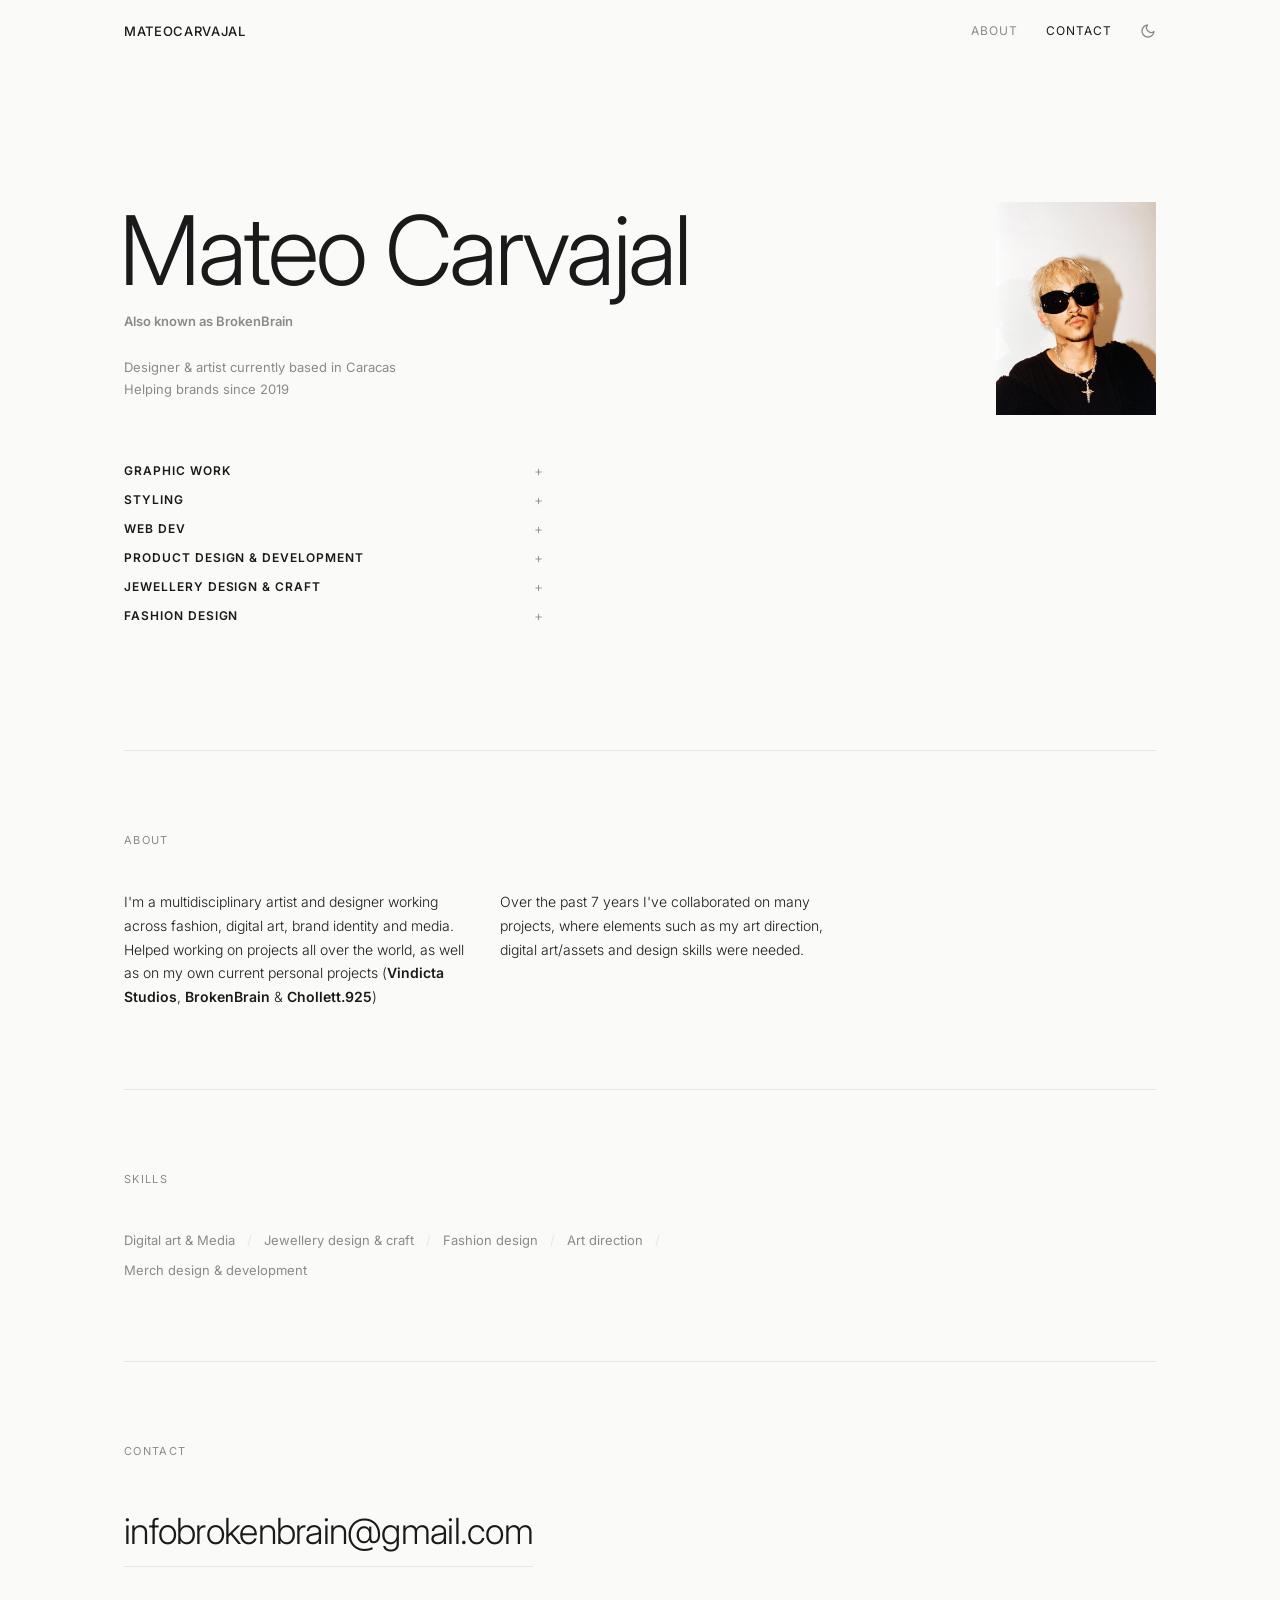
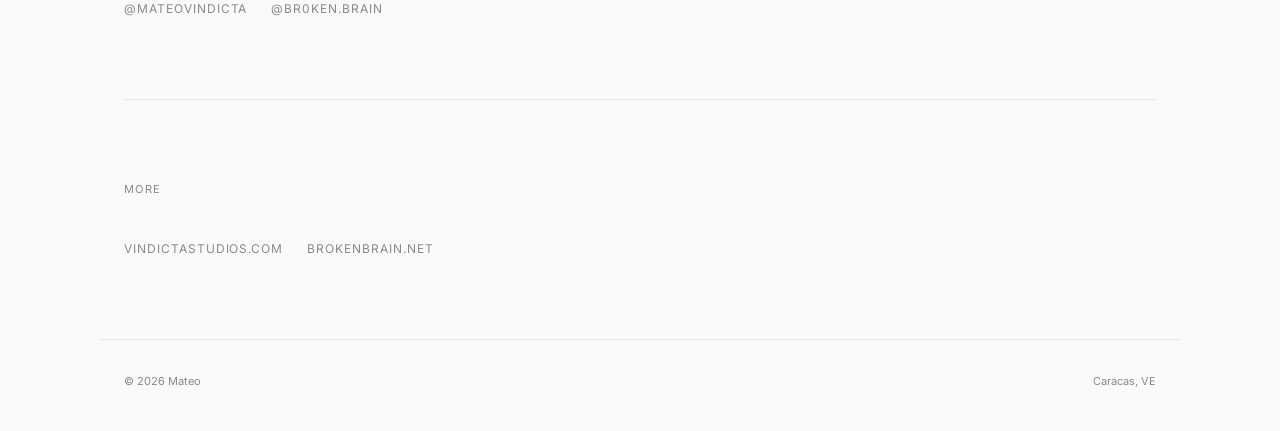
<file: index.html>
<!DOCTYPE html>
<html lang="en">
<head>
  <meta charset="UTF-8">
  <meta name="viewport" content="width=device-width, initial-scale=1.0">
  <script>
    try {
      if (localStorage.getItem("theme") === "dark") {
        document.documentElement.dataset.theme = "dark";
      }
    } catch (e) {}
  </script>
  <title>Mateo Carvajal — Portfolio</title>
  <meta name="description" content="Portfolio of Mateo, designer and artist.">
  <link rel="icon" type="image/png" sizes="64x64" href="assets/favicon.png">
  <link rel="apple-touch-icon" sizes="180x180" href="assets/apple-touch-icon.png">
  <link rel="preconnect" href="https://fonts.googleapis.com">
  <link rel="preconnect" href="https://fonts.gstatic.com" crossorigin>
  <link href="https://fonts.googleapis.com/css2?family=Inter:wght@300;400;500;600&display=swap" rel="stylesheet">
  <link rel="stylesheet" href="css/style.css">
</head>
<body>

  <header class="site-header">
    <a href="#top" class="logo"><span class="logo-short">M.</span><span class="logo-full">MateoCarvajal</span></a>
    <nav class="site-nav">
      <a href="#about">About</a>
      <a href="#contact">Contact</a>
      <button class="theme-toggle" type="button" aria-label="Toggle dark mode">Dark</button>
    </nav>
  </header>

  <main id="top">

    <section class="hero reveal">
      <div class="hero-text">
        <h1>Mateo Carvajal</h1>
        <p class="hero-alias">Also known as BrokenBrain</p>
        <p class="hero-sub">Designer &amp; artist currently based in Caracas<br>Helping brands since 2019</p>
        <nav class="work-index">
          <div class="index-item">
            <button class="index-link" aria-expanded="false">Graphic Work</button>
            <ul class="index-projects">
              <li><a href="projects/brokenbrain.html">BrokenBrain</a></li>
              <li><a href="projects/unsounds-records.html">Unsounds Records</a></li>
              <li><a href="projects/merch-design.html">Merch design</a></li>
            </ul>
          </div>
          <div class="index-item">
            <button class="index-link" aria-expanded="false">Styling</button>
            <ul class="index-projects">
              <li><a href="#">Coming soon</a></li>
            </ul>
          </div>
          <div class="index-item">
            <button class="index-link" aria-expanded="false">Web Dev</button>
            <ul class="index-projects">
              <li><a href="projects/shops.html">Shops</a></li>
              <li><a href="projects/websites.html">Websites</a></li>
            </ul>
          </div>
          <div class="index-item">
            <button class="index-link" aria-expanded="false">Product Design &amp; Development</button>
            <ul class="index-projects">
              <li><a href="#">Coming soon</a></li>
            </ul>
          </div>
          <div class="index-item">
            <button class="index-link" aria-expanded="false">Jewellery Design &amp; Craft</button>
            <ul class="index-projects">
              <li><a href="projects/chollett-925.html">Chollett.925</a></li>
            </ul>
          </div>
          <div class="index-item">
            <button class="index-link" aria-expanded="false">Fashion Design</button>
            <ul class="index-projects">
              <li><a href="projects/vindicta-studios.html">Vindicta Studios</a></li>
            </ul>
          </div>
        </nav>
      </div>
      <div class="hero-portrait" onclick="location.href='minesweeper.html'" onkeydown="if(event.key==='Enter')location.href='minesweeper.html'" role="link" tabindex="0" aria-label="Easter egg"><img src="assets/BB25-web.jpg" alt="Portrait of Mateo" fetchpriority="high" decoding="async"></div>
    </section>

    <section id="about" class="section">
      <div class="section-label reveal">About</div>
      <div class="about-grid">
        <p class="about-text reveal">
          I'm a multidisciplinary artist and designer working across fashion,
          digital art, brand identity and media. Helped working on projects all
          over the world, as well as on my own current personal projects
          (<strong>Vindicta Studios</strong>, <strong>BrokenBrain</strong> &amp;
          <strong>Chollett.925</strong>)
        </p>
        <p class="about-text reveal">
          Over the past 7 years I've collaborated on many projects, where
          elements such as my art direction, digital art/assets and design
          skills were needed.
        </p>
      </div>
    </section>

    <section id="skills" class="section">
      <div class="section-label reveal">Skills</div>
      <ul class="skills-list reveal">
        <li>Digital art &amp; Media</li>
        <li>Jewellery design &amp; craft</li>
        <li>Fashion design</li>
        <li>Art direction</li>
        <li>Merch design &amp; development</li>
      </ul>
    </section>

    <section id="contact" class="section">
      <div class="section-label reveal">Contact</div>
      <div class="contact-inner reveal">
        <a href="mailto:infobrokenbrain@gmail.com" class="contact-email">infobrokenbrain@gmail.com</a>
        <div class="social-links">
          <a href="https://instagram.com/mateovindicta" target="_blank" rel="noopener">@mateovindicta</a>
          <a href="https://instagram.com/br0ken.brain" target="_blank" rel="noopener">@br0ken.brain</a>
        </div>
      </div>
    </section>

    <section id="more" class="section">
      <div class="section-label reveal">More</div>
      <div class="social-links reveal">
        <a href="https://vindictastudios.com" target="_blank" rel="noopener">vindictastudios.com</a>
        <a href="https://brokenbrain.net" target="_blank" rel="noopener">brokenbrain.net</a>
      </div>
    </section>

  </main>

  <footer class="site-footer">
    <span>&copy; <span id="year"></span> Mateo</span>
    <span>Caracas, VE</span>
  </footer>

  <script src="js/main.js"></script>
</body>
</html>
</file>
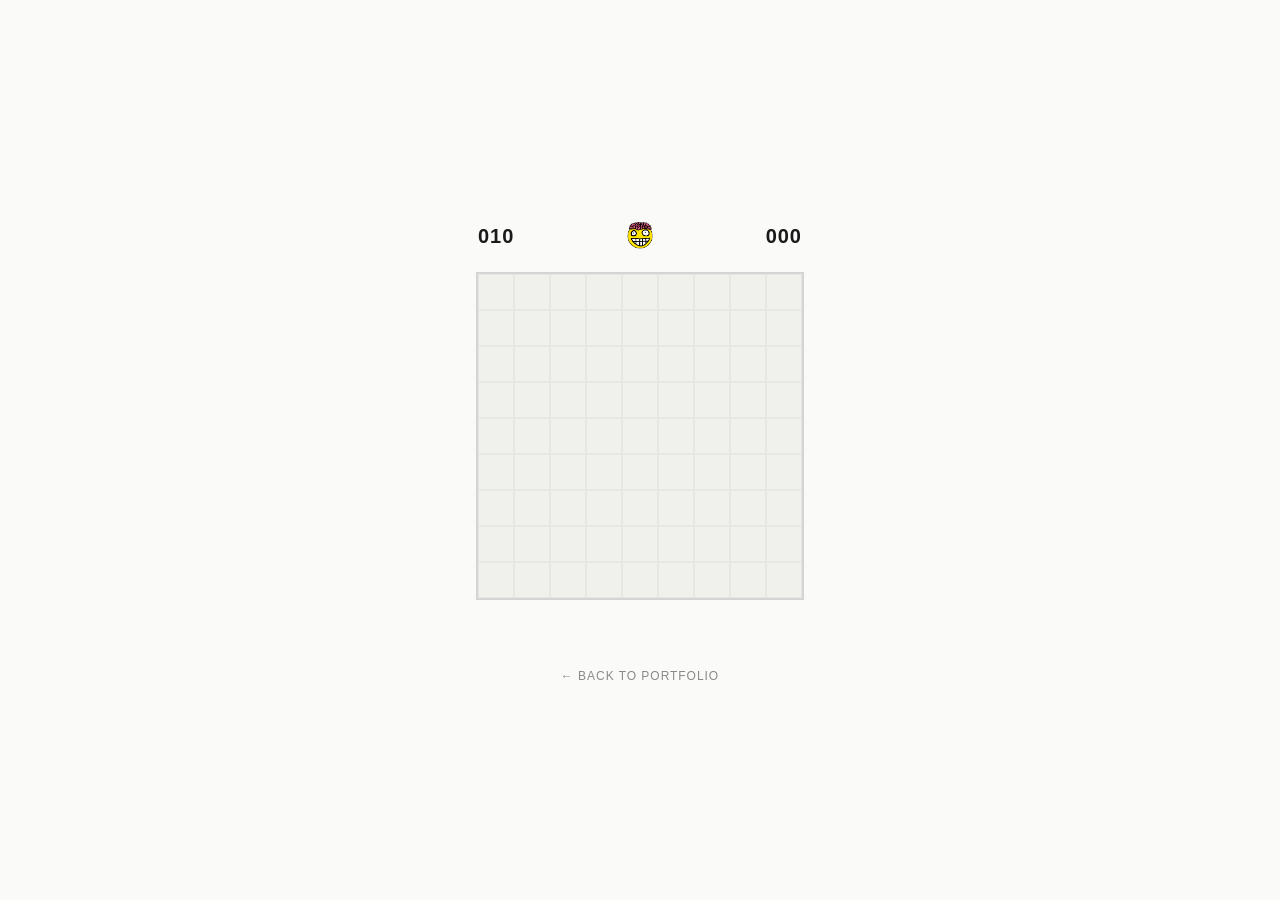
<file: minesweeper.html>
<!DOCTYPE html>
<html lang="en">
<head>
  <meta charset="UTF-8">
  <meta name="viewport" content="width=device-width, initial-scale=1.0">
  <title>Minesweeper</title>
  <link rel="icon" type="image/png" sizes="64x64" href="assets/favicon.png">
  <link rel="apple-touch-icon" sizes="180x180" href="assets/apple-touch-icon.png">
  <style>
    * { margin: 0; padding: 0; box-sizing: border-box; }

    body {
      font-family: "Helvetica Neue", Helvetica, Arial, sans-serif;
      background: #fafaf9;
      color: #1a1a1a;
      display: flex;
      justify-content: center;
      align-items: center;
      min-height: 100vh;
      -webkit-font-smoothing: antialiased;
      user-select: none;
    }

    .game {
      display: flex;
      flex-direction: column;
      align-items: center;
      gap: 16px;
    }

    .header {
      display: flex;
      justify-content: space-between;
      align-items: center;
      width: 100%;
      padding: 0 2px;
    }

    .counter {
      font-size: 20px;
      font-weight: 600;
      letter-spacing: 0.05em;
      font-variant-numeric: tabular-nums;
      min-width: 44px;
    }

    .reset-btn {
      background: none;
      border: none;
      cursor: pointer;
      line-height: 1;
      padding: 2px 4px;
      display: flex;
      align-items: center;
      justify-content: center;
    }

    .reset-btn img {
      width: 36px;
      height: 36px;
      pointer-events: none;
    }

    .timer {
      font-size: 20px;
      font-weight: 600;
      letter-spacing: 0.05em;
      font-variant-numeric: tabular-nums;
      min-width: 44px;
      text-align: right;
    }

    .board {
      display: grid;
      grid-template-columns: repeat(9, 1fr);
      border: 2px solid #d4d4d4;
    }

    .cell {
      width: 36px;
      height: 36px;
      display: flex;
      align-items: center;
      justify-content: center;
      font-size: 14px;
      font-weight: 700;
      cursor: pointer;
      border: 1px solid #e6e6e3;
      background: #f0f0ed;
      transition: background 0.1s ease;
    }

    .cell:hover:not(.revealed):not(.game-over-cell) {
      background: #e8e8e5;
    }

    .cell.revealed {
      background: #fafaf9;
      cursor: default;
      border-color: #eee;
    }

    .cell.flagged {
      font-size: 18px;
    }

    .cell.mine-hit {
      background: #e85d5d;
    }

    .cell.mine-revealed {
      background: #fafaf9;
    }

    .cell.mine-revealed img {
      width: 28px;
      height: 28px;
      pointer-events: none;
    }

    .cell img {
      width: 28px;
      height: 28px;
      pointer-events: none;
    }

    .n1 { color: #3b82f6; }
    .n2 { color: #22c55e; }
    .n3 { color: #ef4444; }
    .n4 { color: #1e40af; }
    .n5 { color: #b91c1c; }
    .n6 { color: #0d9488; }
    .n7 { color: #1a1a1a; }
    .n8 { color: #9ca3af; }

    .status {
      font-size: 12px;
      text-transform: uppercase;
      letter-spacing: 0.1em;
      color: #8a8a8a;
      min-height: 18px;
    }

    .status.win {
      color: #1a1a1a;
      font-weight: 600;
    }

    .nav {
      margin-top: 16px;
    }

    .nav a {
      font-size: 12px;
      text-transform: uppercase;
      letter-spacing: 0.08em;
      color: #8a8a8a;
      text-decoration: none;
      transition: color 0.2s ease;
    }

    .nav a:hover {
      color: #1a1a1a;
    }

    @media (max-width: 400px) {
      .cell { width: 30px; height: 30px; font-size: 12px; }
      .cell img { width: 24px; height: 24px; }
      .cell.mine-revealed img { width: 24px; height: 24px; }
      .cell.flagged { font-size: 15px; }
      .counter, .timer { font-size: 17px; }
      .reset-btn img { width: 30px; height: 30px; }
    }
  </style>
</head>
<body>

  <div class="game">
    <div class="header">
      <span class="counter" id="mineCount">010</span>
      <button class="reset-btn" id="resetBtn" title="New game"><img src="assets/minesweeper/face-happy.png" alt="New game"></button>
      <span class="timer" id="timer">000</span>
    </div>
    <div class="board" id="board"></div>
    <p class="status" id="status"></p>
    <nav class="nav">
      <a href="index.html">&larr; Back to portfolio</a>
    </nav>
  </div>

  <script>
    const ROWS = 9;
    const COLS = 9;
    const MINES = 10;

    let board = [];
    let revealed = [];
    let flagged = [];
    let mineLocations = new Set();
    let adjacentCounts = [];
    let firstClick = true;
    let gameOver = false;
    let flagCount = 0;
    let revealedCount = 0;
    let timerInterval = null;
    let seconds = 0;
    let hitCell = null;

    const boardEl = document.getElementById("board");
    const mineCountEl = document.getElementById("mineCount");
    const timerEl = document.getElementById("timer");
    const resetBtn = document.getElementById("resetBtn");
    const statusEl = document.getElementById("status");

    const MINE_SRC = "assets/minesweeper/MINE.png";
    const FACES = {
      happy: "assets/minesweeper/face-happy.png",
      dead: "assets/minesweeper/face-dead.png",
      cool: "assets/minesweeper/face-cool.png"
    };

    const faceImg = resetBtn.querySelector("img");

    function setFace(name) { faceImg.src = FACES[name]; }

    function key(r, c) { return r * COLS + c; }

    function init() {
      board = Array(ROWS).fill(null).map(() => Array(COLS).fill(false));
      revealed = Array(ROWS).fill(null).map(() => Array(COLS).fill(false));
      flagged = Array(ROWS).fill(null).map(() => Array(COLS).fill(false));
      adjacentCounts = Array(ROWS).fill(null).map(() => Array(COLS).fill(0));
      mineLocations.clear();
      firstClick = true;
      gameOver = false;
      hitCell = null;
      flagCount = 0;
      revealedCount = 0;
      seconds = 0;
      clearInterval(timerInterval);
      timerInterval = null;
      mineCountEl.textContent = pad(MINES);
      timerEl.textContent = "000";
      setFace("happy");
      statusEl.textContent = "";
      statusEl.className = "status";
      render();
    }

    function placeMines(safeR, safeC) {
      const safeSet = new Set();
      for (let dr = -1; dr <= 1; dr++) {
        for (let dc = -1; dc <= 1; dc++) {
          const nr = safeR + dr, nc = safeC + dc;
          if (nr >= 0 && nr < ROWS && nc >= 0 && nc < COLS) safeSet.add(key(nr, nc));
        }
      }
      let placed = 0;
      while (placed < MINES) {
        const r = Math.floor(Math.random() * ROWS);
        const c = Math.floor(Math.random() * COLS);
        if (!safeSet.has(key(r, c)) && !mineLocations.has(key(r, c))) {
          mineLocations.add(key(r, c));
          board[r][c] = true;
          placed++;
        }
      }
      for (let r = 0; r < ROWS; r++) {
        for (let c = 0; c < COLS; c++) {
          if (board[r][c]) continue;
          let count = 0;
          forEachNeighbor(r, c, (nr, nc) => { if (board[nr][nc]) count++; });
          adjacentCounts[r][c] = count;
        }
      }
    }

    function forEachNeighbor(r, c, fn) {
      for (let dr = -1; dr <= 1; dr++) {
        for (let dc = -1; dc <= 1; dc++) {
          if (dr === 0 && dc === 0) continue;
          const nr = r + dr, nc = c + dc;
          if (nr >= 0 && nr < ROWS && nc >= 0 && nc < COLS) fn(nr, nc);
        }
      }
    }

    function reveal(r, c) {
      if (gameOver || flagged[r][c] || revealed[r][c]) return;

      if (firstClick) {
        firstClick = false;
        placeMines(r, c);
        timerInterval = setInterval(() => {
          seconds = Math.min(seconds + 1, 999);
          timerEl.textContent = pad(seconds);
        }, 1000);
      }

      revealed[r][c] = true;
      revealedCount++;

      if (board[r][c]) {
        gameOver = true;
        clearInterval(timerInterval);
        setFace("dead");
        statusEl.textContent = "Game over";
        hitCell = [r, c];
        revealAllMines();
        render();
        return;
      }

      if (adjacentCounts[r][c] === 0) {
        forEachNeighbor(r, c, (nr, nc) => reveal(nr, nc));
      }

      if (revealedCount === ROWS * COLS - MINES) {
        gameOver = true;
        clearInterval(timerInterval);
        setFace("cool");
        statusEl.textContent = "You win!";
        statusEl.className = "status win";
        flagAllMines();
      }

      render();
    }

    function toggleFlag(r, c) {
      if (gameOver || revealed[r][c]) return;
      flagged[r][c] = !flagged[r][c];
      flagCount += flagged[r][c] ? 1 : -1;
      mineCountEl.textContent = pad(MINES - flagCount);
      render();
    }

    function revealAllMines() {
      for (let r = 0; r < ROWS; r++) {
        for (let c = 0; c < COLS; c++) {
          if (board[r][c]) revealed[r][c] = true;
        }
      }
    }

    function flagAllMines() {
      for (let r = 0; r < ROWS; r++) {
        for (let c = 0; c < COLS; c++) {
          if (board[r][c]) flagged[r][c] = true;
        }
      }
      flagCount = MINES;
      mineCountEl.textContent = "000";
    }

    function pad(n) { return String(Math.max(0, n)).padStart(3, "0"); }

    function render() {
      boardEl.innerHTML = "";
      for (let r = 0; r < ROWS; r++) {
        for (let c = 0; c < COLS; c++) {
          const cell = document.createElement("div");
          cell.className = "cell";

          if (revealed[r][c]) {
            cell.classList.add("revealed");
            if (board[r][c]) {
              cell.classList.add("mine-revealed");
              const img = document.createElement("img");
              img.src = MINE_SRC;
              img.alt = "mine";
              img.draggable = false;
              cell.appendChild(img);
            } else if (adjacentCounts[r][c] > 0) {
              cell.textContent = adjacentCounts[r][c];
              cell.classList.add("n" + adjacentCounts[r][c]);
            }
          } else if (flagged[r][c]) {
            cell.classList.add("flagged");
            cell.textContent = "🚩";
          } else {
            cell.addEventListener("click", () => reveal(r, c));
            cell.addEventListener("contextmenu", (e) => {
              e.preventDefault();
              toggleFlag(r, c);
            });
          }

          if (gameOver && board[r][c] && !revealed[r][c]) {
            cell.classList.add("revealed", "mine-revealed");
            const img = document.createElement("img");
            img.src = MINE_SRC;
            img.alt = "mine";
            img.draggable = false;
            cell.appendChild(img);
          }

          if (gameOver && hitCell && board[r][c] && revealed[r][c] && r === hitCell[0] && c === hitCell[1]) {
            cell.classList.add("mine-hit");
          }

          boardEl.appendChild(cell);
        }
      }
    }

    resetBtn.addEventListener("click", init);
    init();
  </script>

</body>
</html>
</file>
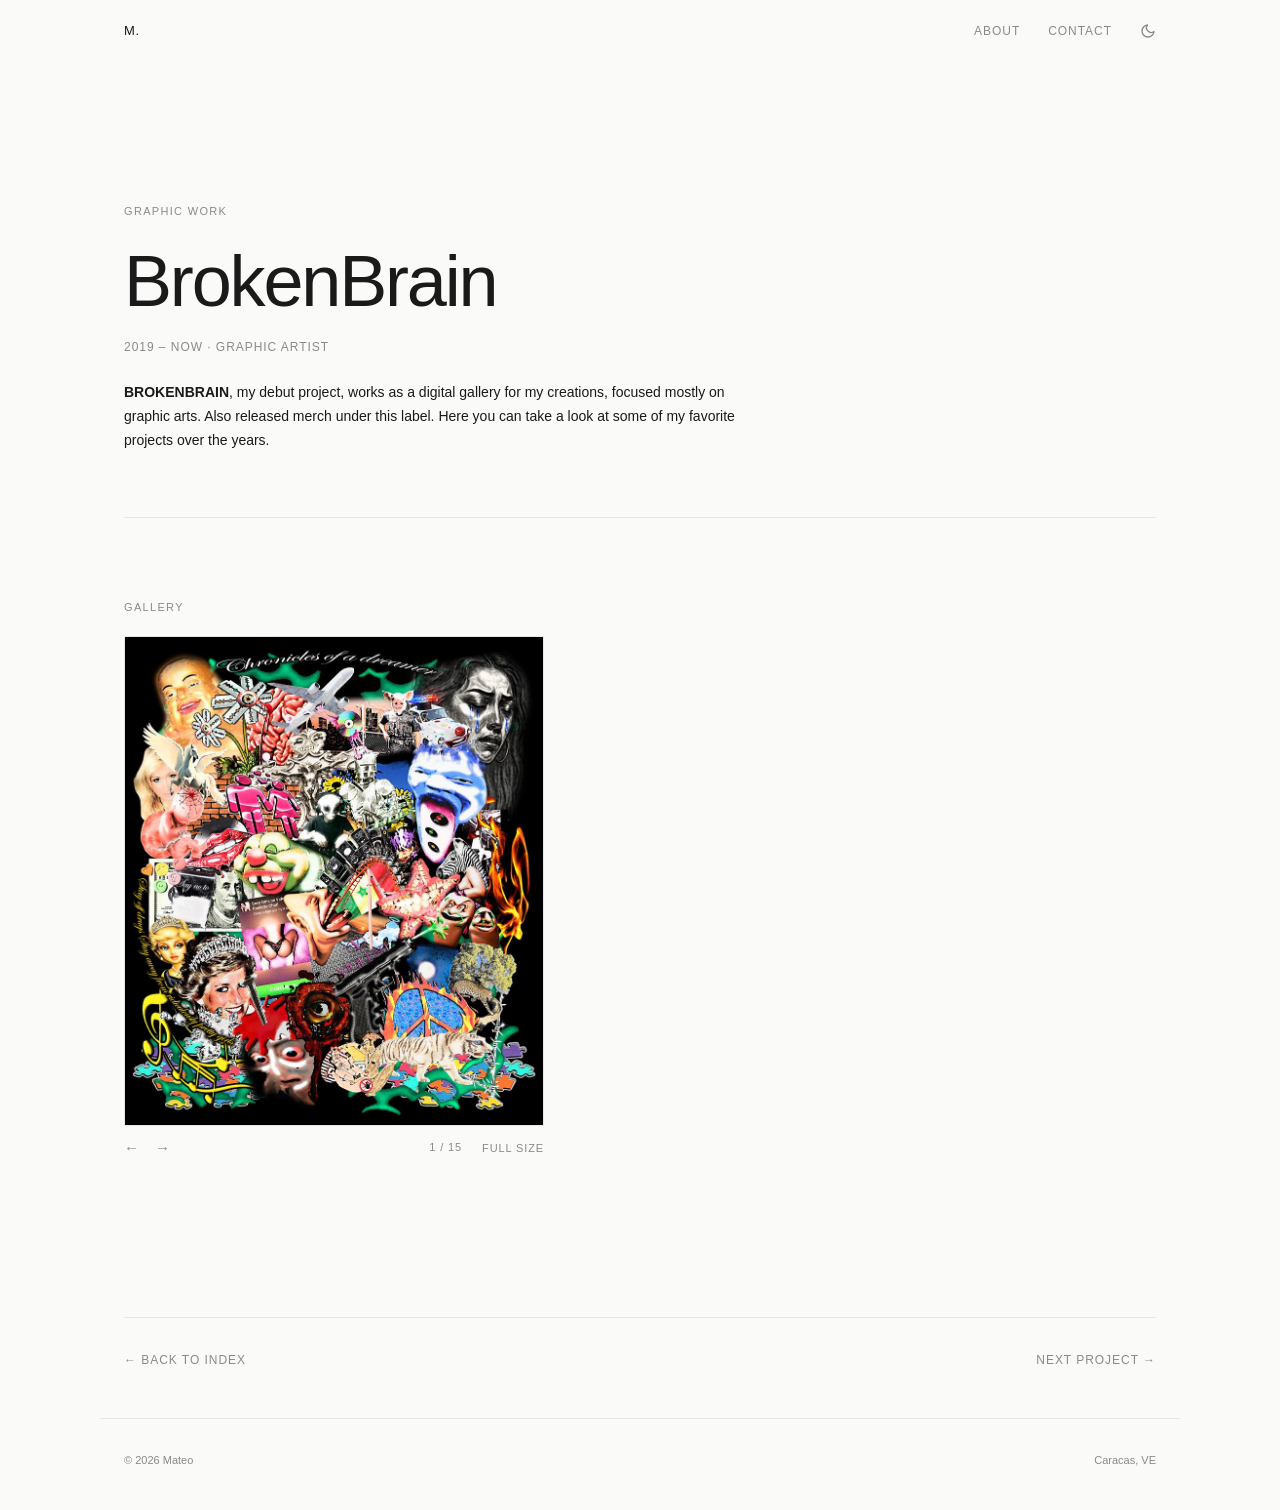
<file: projects/brokenbrain.html>
<!DOCTYPE html>
<html lang="en">
<head>
  <meta charset="UTF-8">
  <meta name="viewport" content="width=device-width, initial-scale=1.0">
  <title>BrokenBrain — Mateo Carvajal</title>
  <meta name="description" content="BrokenBrain — graphic work by Mateo Carvajal.">
  <link rel="icon" type="image/png" sizes="64x64" href="../assets/favicon.png">
  <link rel="apple-touch-icon" sizes="180x180" href="../assets/apple-touch-icon.png">
  <script>
    try {
      if (localStorage.getItem("theme") === "dark") {
        document.documentElement.dataset.theme = "dark";
      }
    } catch (e) {}
  </script>
  <link rel="stylesheet" href="../css/style.css">
</head>
<body>

  <header class="site-header">
    <a href="../index.html" class="logo"><span class="logo-short">M.</span><span class="logo-full">MateoCarvajal</span></a>
    <nav class="site-nav">
      <a href="../index.html#about">About</a>
      <a href="../index.html#contact">Contact</a>
      <button class="theme-toggle" type="button" aria-label="Toggle dark mode">Dark</button>
    </nav>
  </header>

  <main>

    <section class="project-hero reveal">
      <div class="section-label">Graphic Work</div>
      <h1>BrokenBrain</h1>
      <p class="project-meta">2019 &ndash; Now &middot; Graphic artist</p>
      <p class="project-description">
        <strong>BROKENBRAIN</strong>, my debut project, works as a digital
        gallery for my creations, focused mostly on graphic arts. Also released
        merch under this label. Here you can take a look at some of my favorite
        projects over the years.
      </p>
    </section>

    <section class="section reveal">
      <div class="gallery-group">
        <h2 class="gallery-title">Gallery</h2>
        <div class="slider-wrap">
          <div class="slider squares adaptive" data-slider>
            <div class="slide active"><img loading="lazy" decoding="async" src="../assets/BROKENBRAIN/web/ALL DREAMS HAVE MEANING.jpg" alt="All Dreams Have Meaning"></div>
            <div class="slide"><img loading="lazy" decoding="async" src="../assets/BROKENBRAIN/web/ANGRY EARTH FRAMED.jpg" alt="Angry Earth"></div>
            <div class="slide"><img loading="lazy" decoding="async" src="../assets/BROKENBRAIN/web/CHEVROLET JESUS.jpg" alt="Chevrolet Jesus"></div>
            <div class="slide"><img loading="lazy" decoding="async" src="../assets/BROKENBRAIN/web/CONNECTION.jpg" alt="Connection"></div>
            <div class="slide"><img loading="lazy" decoding="async" src="../assets/BROKENBRAIN/web/DIGITAL BELIEVER.jpg" alt="Digital Believer"></div>
            <div class="slide"><img loading="lazy" decoding="async" src="../assets/BROKENBRAIN/web/EARTH A REAL LIFE HORROR STORY.jpg" alt="Earth, A Real Life Horror Story"></div>
            <div class="slide"><img loading="lazy" decoding="async" src="../assets/BROKENBRAIN/web/HOPE IS PART OF SALVATION.jpg" alt="Hope Is Part of Salvation"></div>
            <div class="slide"><img loading="lazy" decoding="async" src="../assets/BROKENBRAIN/web/IPRAY.jpg" alt="iPray"></div>
            <div class="slide"><img loading="lazy" decoding="async" src="../assets/BROKENBRAIN/web/LOOSE SCREW RECORDS.jpg" alt="Loose Screw Records"></div>
            <div class="slide"><img loading="lazy" decoding="async" src="../assets/BROKENBRAIN/web/NO HAY MAL QUE POR BIEN NO VENGA FRAMED.jpg" alt="No Hay Mal Que Por Bien No Venga"></div>
            <div class="slide"><img loading="lazy" decoding="async" src="../assets/BROKENBRAIN/web/NOISE.jpg" alt="Noise"></div>
            <div class="slide"><img loading="lazy" decoding="async" src="../assets/BROKENBRAIN/web/ONLY HOPE CAN KEEP ME TOGETHER.jpg" alt="Only Hope Can Keep Me Together"></div>
            <div class="slide"><img loading="lazy" decoding="async" src="../assets/BROKENBRAIN/web/TIMES OF CRISIS ARE UPON YOU.jpg" alt="Times of Crisis Are Upon You"></div>
            <div class="slide"><img loading="lazy" decoding="async" src="../assets/BROKENBRAIN/web/TWISTED REALITY.jpg" alt="Twisted Reality"></div>
            <div class="slide"><img loading="lazy" decoding="async" src="../assets/BROKENBRAIN/web/WORLD IN CONFLICT POSTER.jpg" alt="World in Conflict poster"></div>
          </div>
          <div class="slider-controls">
            <div class="slider-arrows">
              <button class="slider-arrow" data-dir="-1" aria-label="Previous image">&larr;</button>
              <button class="slider-arrow" data-dir="1" aria-label="Next image">&rarr;</button>
            </div>
            <div class="slider-meta">
              <p class="slider-count"><span class="slider-current">1</span> / <span class="slider-total"></span></p>
              <button class="fullsize-btn" type="button">Full size</button>
            </div>
          </div>
        </div>
      </div>
    </section>

    <nav class="project-nav">
      <a href="../index.html">&larr; Back to index</a>
      <a href="unsounds-records.html">Next project &rarr;</a>
    </nav>

  </main>

  <footer class="site-footer">
    <span>&copy; <span id="year"></span> Mateo</span>
    <span>Caracas, VE</span>
  </footer>

  <script src="../js/main.js"></script>
</body>
</html>
</file>
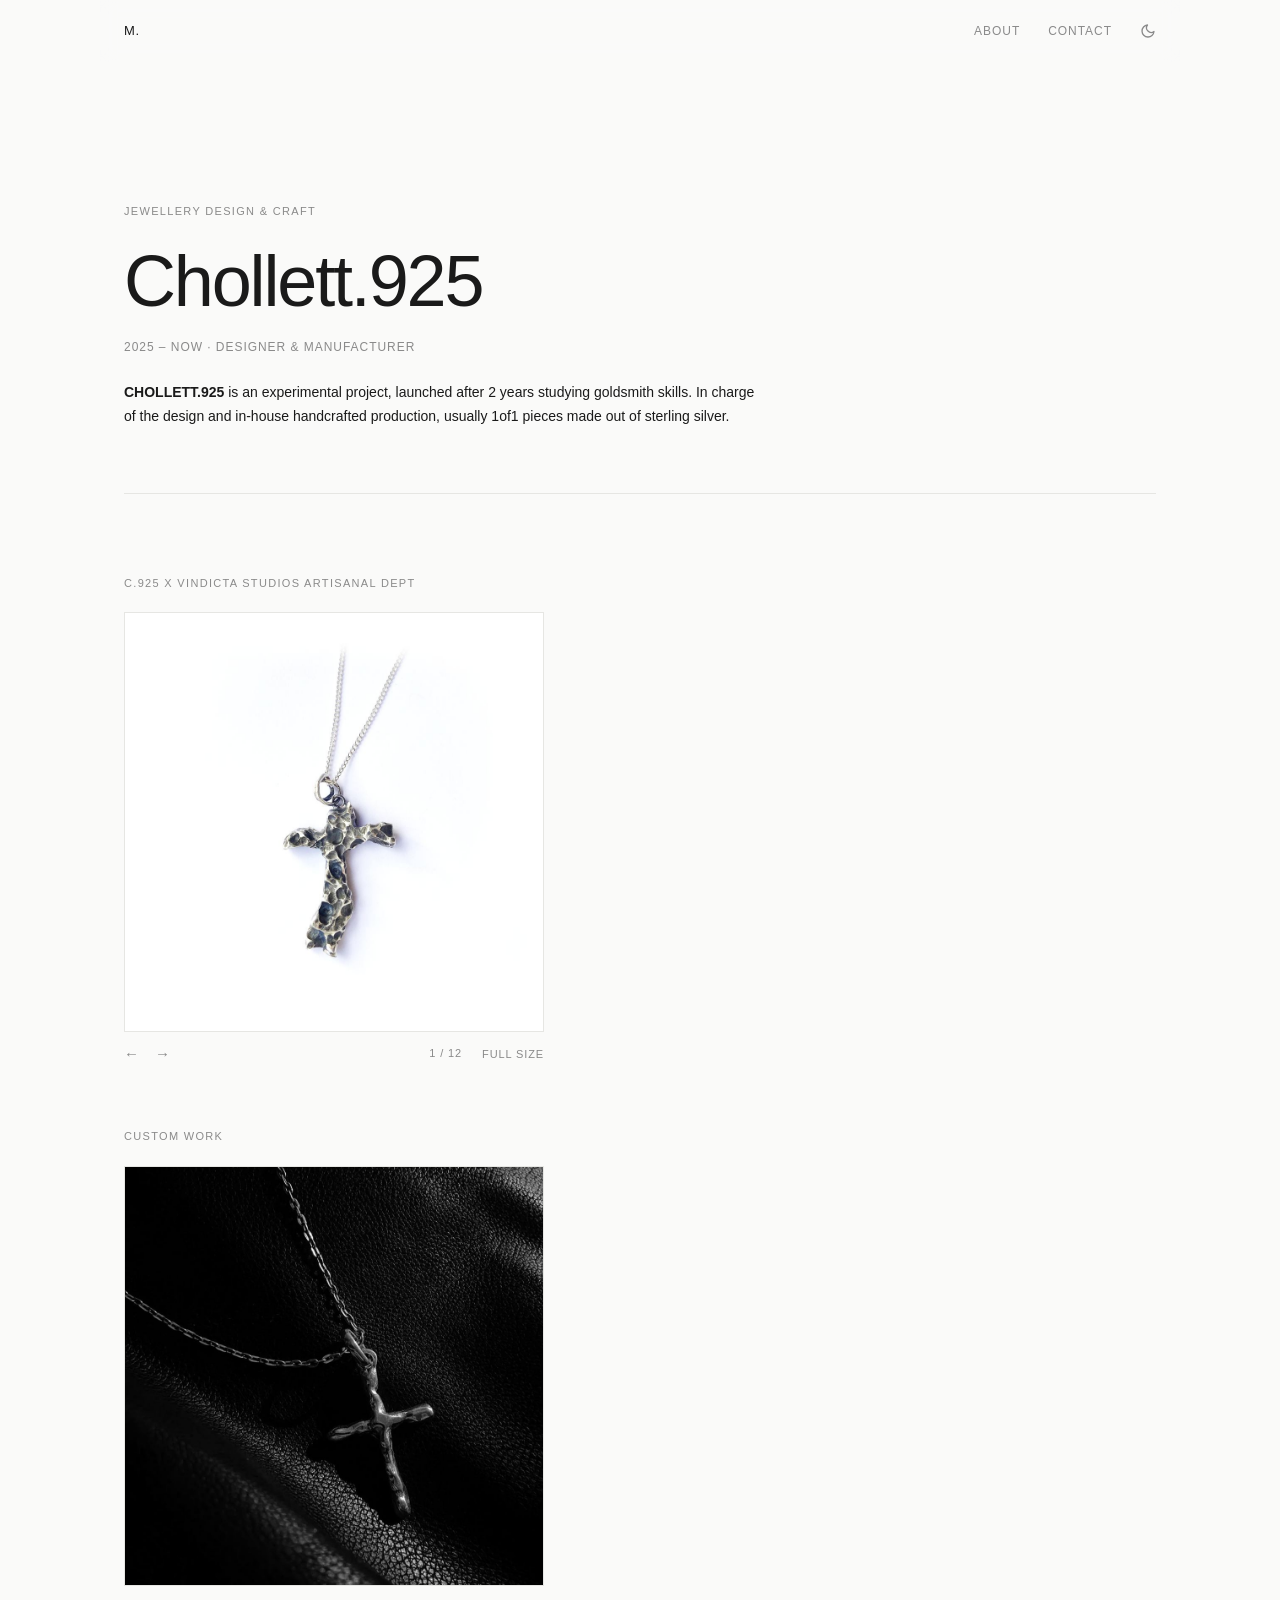
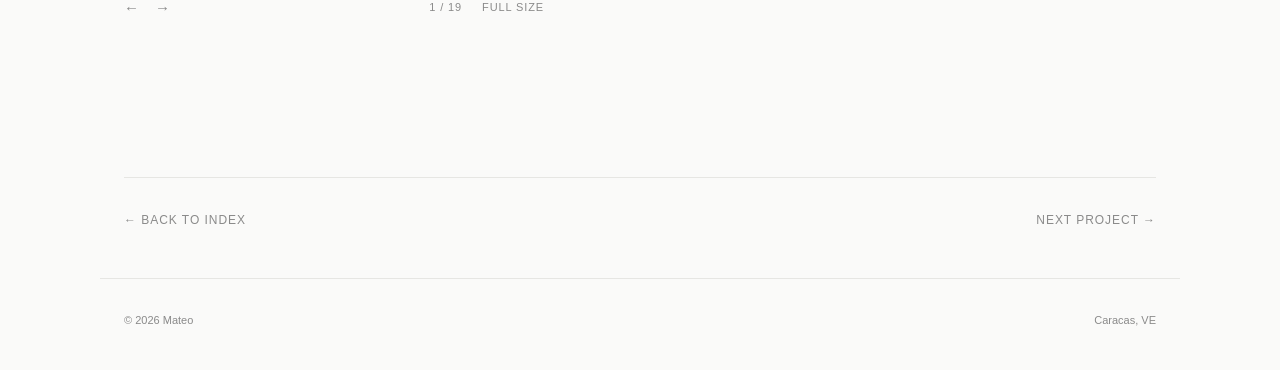
<file: projects/chollett-925.html>
<!DOCTYPE html>
<html lang="en">
<head>
  <meta charset="UTF-8">
  <meta name="viewport" content="width=device-width, initial-scale=1.0">
  <title>Chollett.925 — Mateo Carvajal</title>
  <meta name="description" content="Chollett.925 — jewellery design and craft by Mateo Carvajal.">
  <link rel="icon" type="image/png" sizes="64x64" href="../assets/favicon.png">
  <link rel="apple-touch-icon" sizes="180x180" href="../assets/apple-touch-icon.png">
  <script>
    try {
      if (localStorage.getItem("theme") === "dark") {
        document.documentElement.dataset.theme = "dark";
      }
    } catch (e) {}
  </script>
  <link rel="stylesheet" href="../css/style.css">
</head>
<body>

  <header class="site-header">
    <a href="../index.html" class="logo"><span class="logo-short">M.</span><span class="logo-full">MateoCarvajal</span></a>
    <nav class="site-nav">
      <a href="../index.html#about">About</a>
      <a href="../index.html#contact">Contact</a>
      <button class="theme-toggle" type="button" aria-label="Toggle dark mode">Dark</button>
    </nav>
  </header>

  <main>

    <section class="project-hero reveal">
      <div class="section-label">Jewellery Design &amp; Craft</div>
      <h1>Chollett.925</h1>
      <p class="project-meta">2025 &ndash; Now &middot; Designer &amp; manufacturer</p>
      <p class="project-description">
        <strong>CHOLLETT.925</strong> is an experimental project, launched after
        2 years studying goldsmith skills. In charge of the design and in-house
        handcrafted production, usually 1of1 pieces made out of sterling silver.
      </p>
    </section>

    <section class="section reveal">
      <div class="gallery-group">
        <h2 class="gallery-title">C.925 x Vindicta Studios Artisanal Dept</h2>
        <div class="slider-wrap">
          <div class="slider squares" data-slider>
            <div class="slide active"><img loading="lazy" decoding="async" src="../assets/CHOLLETT925/web/NECKLACE 1 WHITE BG.jpg" alt="Necklace 1"></div>
            <div class="slide"><img loading="lazy" decoding="async" src="../assets/CHOLLETT925/web/NECKLACE 2 WHITE BG.jpg" alt="Necklace 2"></div>
            <div class="slide"><img loading="lazy" decoding="async" src="../assets/CHOLLETT925/web/RING 1 WHITE BG.jpg" alt="Ring 1"></div>
            <div class="slide"><img loading="lazy" decoding="async" src="../assets/CHOLLETT925/web/RING 2 WHITE BG.jpg" alt="Ring 2"></div>
            <div class="slide"><img loading="lazy" decoding="async" src="../assets/CHOLLETT925/web/STOPMOTION1CONSTELLATIONRING.jpg" alt="Constellation ring stopmotion"></div>
            <div class="slide"><img loading="lazy" decoding="async" src="../assets/CHOLLETT925/web/VINDICTA STUDIOS 5 CANDY RING PRODUCT PIC.jpg" alt="Candy ring"></div>
            <div class="slide"><img loading="lazy" decoding="async" src="../assets/CHOLLETT925/web/VINDICTA STUDIOS 5 CORAL RING PRODUCT PIC.jpg" alt="Coral ring"></div>
            <div class="slide"><img loading="lazy" decoding="async" src="../assets/CHOLLETT925/web/VINDICTA STUDIOS 5 CROSS NECKLACE PRODUCT PIC.jpg" alt="Cross necklace"></div>
            <div class="slide"><img loading="lazy" decoding="async" src="../assets/CHOLLETT925/web/VINDICTA STUDIOS ARTISANAL DEPT CROC RING PRODUCT PIC 1.jpg" alt="Artisanal Dept croc ring"></div>
            <div class="slide"><img loading="lazy" decoding="async" src="../assets/CHOLLETT925/web/VINDICTA STUDIOS ARTISANAL DEPT SMALL CONSTELLATION RING PRODUCT PIC 3.jpg" alt="Artisanal Dept small constellation ring"></div>
            <div class="slide"><img loading="lazy" decoding="async" src="../assets/CHOLLETT925/web/VINDICTA STUDIOS DUALITY RING PRODUCT PIC 1.jpg" alt="Duality ring"></div>
            <div class="slide"><img loading="lazy" decoding="async" src="../assets/CHOLLETT925/web/VINDICTA STUDIOS HALO RING PRODUCT PIC 4.jpg" alt="Halo ring"></div>
          </div>
          <div class="slider-controls">
            <div class="slider-arrows">
              <button class="slider-arrow" data-dir="-1" aria-label="Previous image">&larr;</button>
              <button class="slider-arrow" data-dir="1" aria-label="Next image">&rarr;</button>
            </div>
            <div class="slider-meta">
              <p class="slider-count"><span class="slider-current">1</span> / <span class="slider-total"></span></p>
              <button class="fullsize-btn" type="button">Full size</button>
            </div>
          </div>
        </div>
      </div>
      <div class="gallery-group">
        <h2 class="gallery-title">Custom work</h2>
        <div class="slider-wrap">
          <div class="slider squares" data-slider>
            <div class="slide active"><img loading="lazy" decoding="async" src="../assets/CHOLLETT925/CUSTOM WORK/web/IMG_6551.jpg" alt="Custom work 01"></div>
            <div class="slide"><img loading="lazy" decoding="async" src="../assets/CHOLLETT925/CUSTOM WORK/web/IMG_6553.jpg" alt="Custom work 02"></div>
            <div class="slide"><img loading="lazy" decoding="async" src="../assets/CHOLLETT925/CUSTOM WORK/web/IMG_6554.jpg" alt="Custom work 03"></div>
            <div class="slide"><img loading="lazy" decoding="async" src="../assets/CHOLLETT925/CUSTOM WORK/web/IMG_6555.jpg" alt="Custom work 04"></div>
            <div class="slide"><img loading="lazy" decoding="async" src="../assets/CHOLLETT925/CUSTOM WORK/web/IMG_6556.jpg" alt="Custom work 05"></div>
            <div class="slide"><img loading="lazy" decoding="async" src="../assets/CHOLLETT925/CUSTOM WORK/web/CB7AC026-D918-4976-A38D-D2873C129954.jpg" alt="Custom work 06"></div>
            <div class="slide"><img loading="lazy" decoding="async" src="../assets/CHOLLETT925/CUSTOM WORK/web/IMG_2069.jpg" alt="Custom work 07"></div>
            <div class="slide"><img loading="lazy" decoding="async" src="../assets/CHOLLETT925/CUSTOM WORK/web/IMG_2756.jpg" alt="Custom work 08"></div>
            <div class="slide"><img loading="lazy" decoding="async" src="../assets/CHOLLETT925/CUSTOM WORK/web/JEWELLERY 1.jpg" alt="Custom work 09"></div>
            <div class="slide"><img loading="lazy" decoding="async" src="../assets/CHOLLETT925/CUSTOM WORK/web/JEWELLERY 2.jpg" alt="Custom work 10"></div>
            <div class="slide"><img loading="lazy" decoding="async" src="../assets/CHOLLETT925/CUSTOM WORK/web/JEWELLERY 3.jpg" alt="Custom work 11"></div>
            <div class="slide"><img loading="lazy" decoding="async" src="../assets/CHOLLETT925/CUSTOM WORK/web/JEWELLERY 4.jpg" alt="Custom work 12"></div>
            <div class="slide"><img loading="lazy" decoding="async" src="../assets/CHOLLETT925/CUSTOM WORK/web/JEWELLERY 5.jpg" alt="Custom work 13"></div>
            <div class="slide"><img loading="lazy" decoding="async" src="../assets/CHOLLETT925/CUSTOM WORK/web/JEWELLERY 6.jpg" alt="Custom work 14"></div>
            <div class="slide"><img loading="lazy" decoding="async" src="../assets/CHOLLETT925/CUSTOM WORK/web/JEWELLERY 7.jpg" alt="Custom work 15"></div>
            <div class="slide"><img loading="lazy" decoding="async" src="../assets/CHOLLETT925/CUSTOM WORK/web/JEWELLERY 8.jpg" alt="Custom work 16"></div>
            <div class="slide"><img loading="lazy" decoding="async" src="../assets/CHOLLETT925/CUSTOM WORK/web/JEWELLERY 9.jpg" alt="Custom work 17"></div>
            <div class="slide"><img loading="lazy" decoding="async" src="../assets/CHOLLETT925/CUSTOM WORK/web/JEWELLERY 10.jpg" alt="Custom work 18"></div>
            <div class="slide"><img loading="lazy" decoding="async" src="../assets/CHOLLETT925/CUSTOM WORK/web/JEWELLERY 11.jpg" alt="Custom work 19"></div>
          </div>
          <div class="slider-controls">
            <div class="slider-arrows">
              <button class="slider-arrow" data-dir="-1" aria-label="Previous image">&larr;</button>
              <button class="slider-arrow" data-dir="1" aria-label="Next image">&rarr;</button>
            </div>
            <div class="slider-meta">
              <p class="slider-count"><span class="slider-current">1</span> / <span class="slider-total"></span></p>
              <button class="fullsize-btn" type="button">Full size</button>
            </div>
          </div>
        </div>
      </div>
    </section>

    <nav class="project-nav">
      <a href="../index.html">&larr; Back to index</a>
      <a href="merch-design.html">Next project &rarr;</a>
    </nav>

  </main>

  <footer class="site-footer">
    <span>&copy; <span id="year"></span> Mateo</span>
    <span>Caracas, VE</span>
  </footer>

  <script src="../js/main.js"></script>
</body>
</html>
</file>
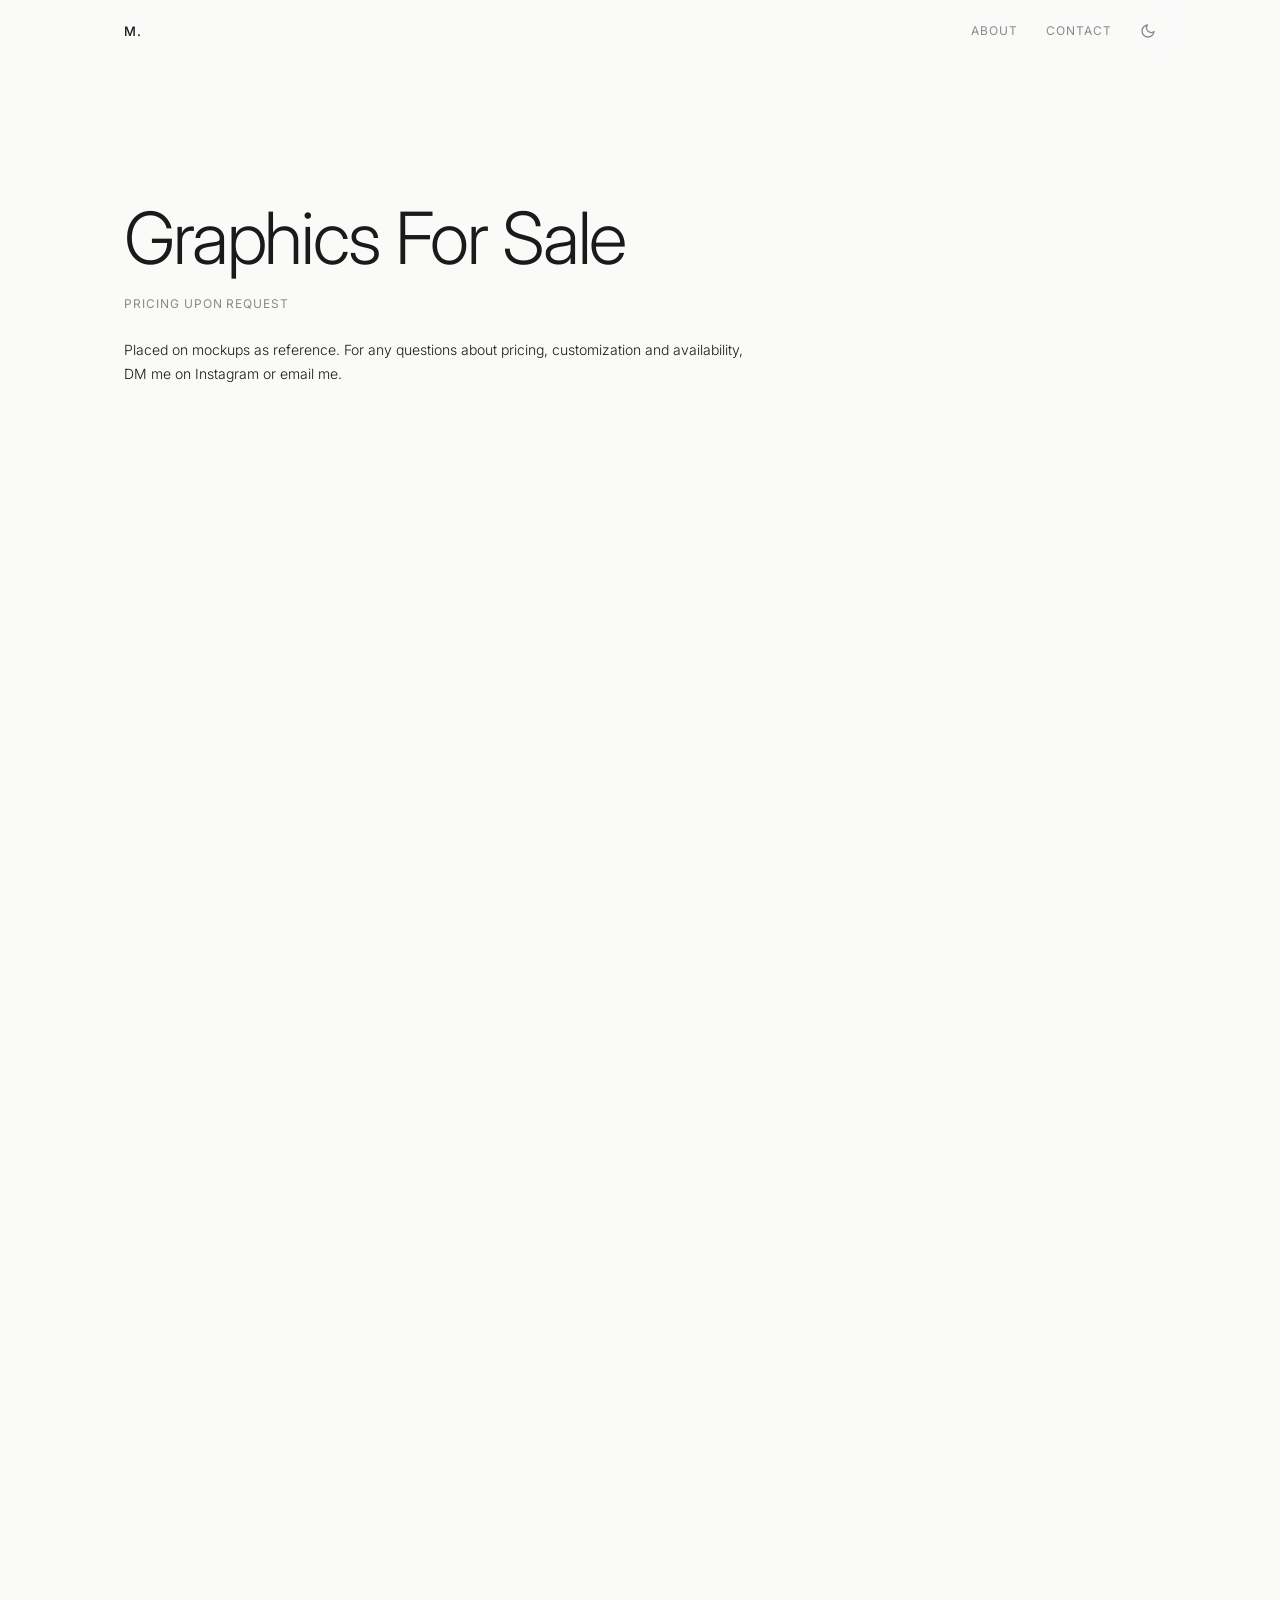
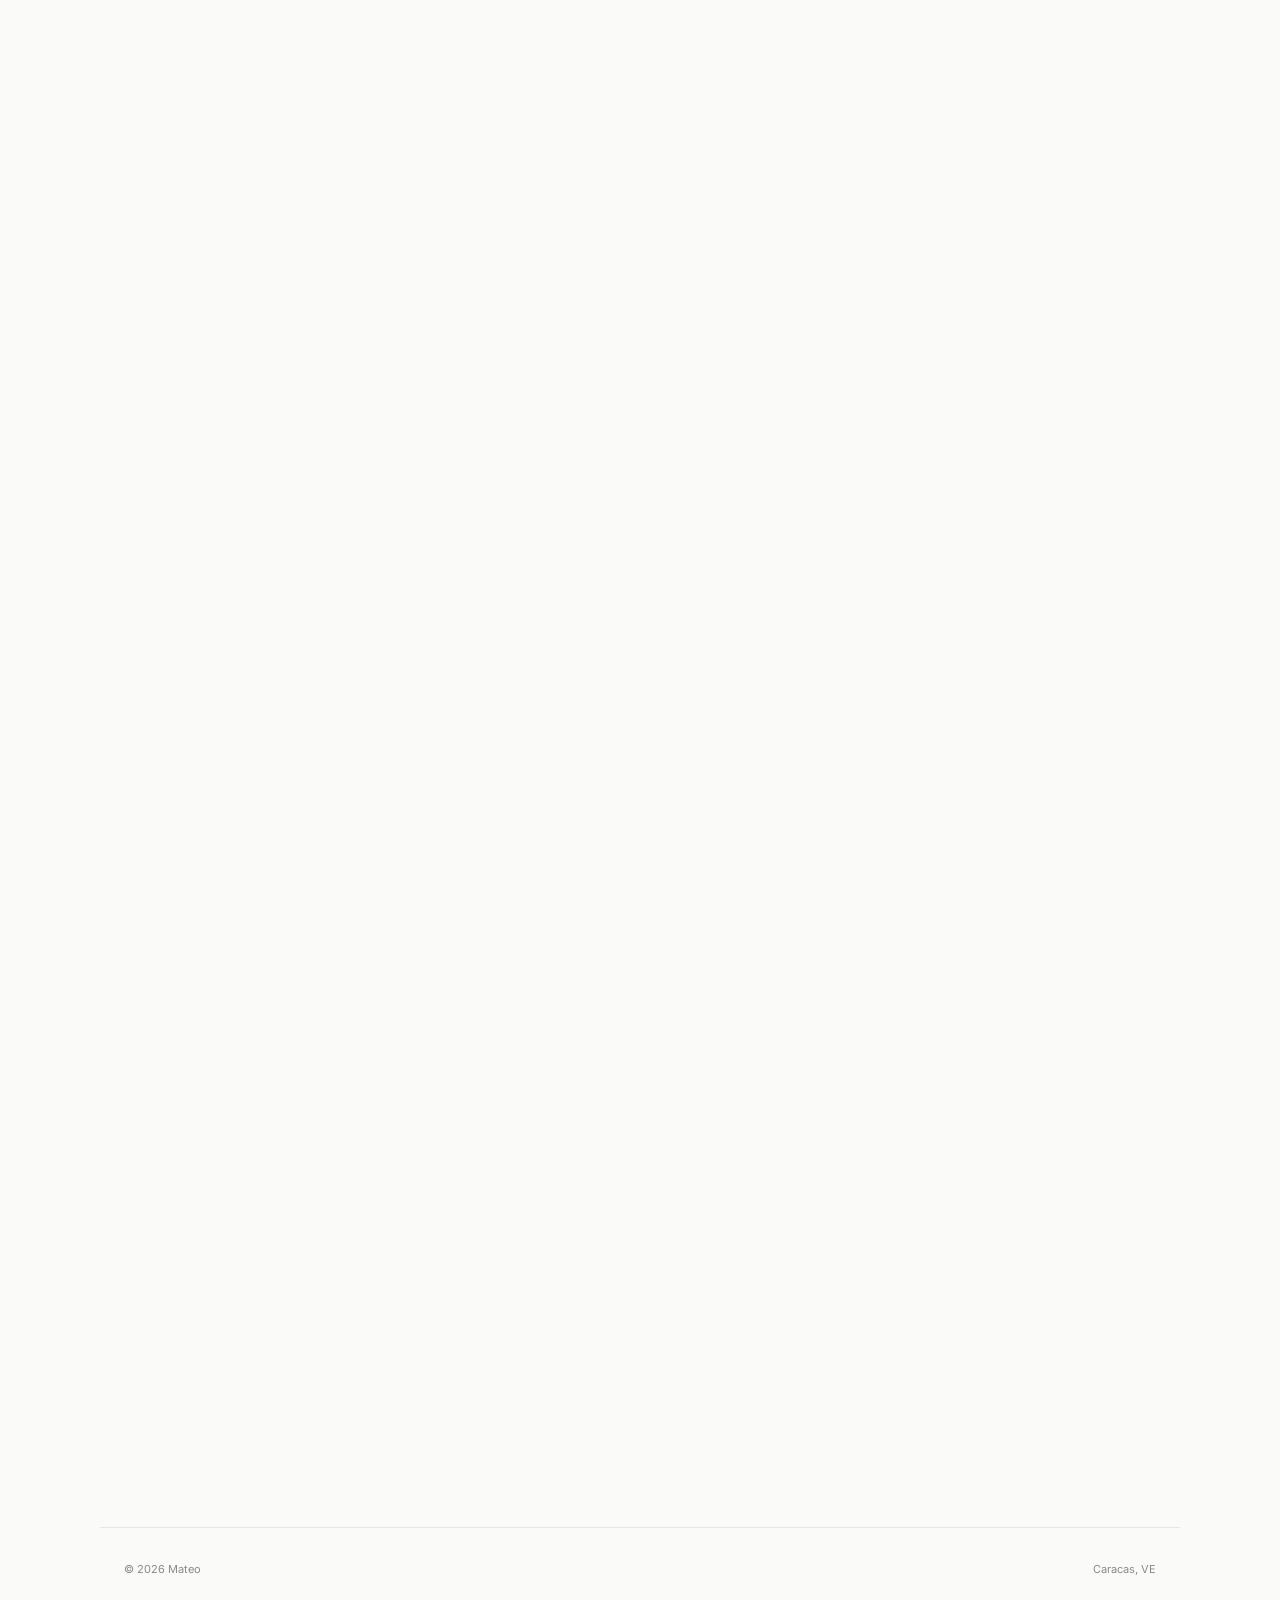
<file: projects/graphics-for-sale.html>
<!DOCTYPE html>
<html lang="en">
<head>
  <meta charset="UTF-8">
  <meta name="viewport" content="width=device-width, initial-scale=1.0">
  <script>
    try {
      if (localStorage.getItem("theme") === "dark") {
        document.documentElement.dataset.theme = "dark";
      }
    } catch (e) {}
  </script>
  <title>Graphics For Sale â€” Mateo Carvajal</title>
  <meta name="description" content="Graphics and designs available for purchase.">
  <link rel="icon" type="image/png" sizes="64x64" href="../assets/favicon.png">
  <link rel="apple-touch-icon" sizes="180x180" href="../assets/apple-touch-icon.png">
  <link rel="preconnect" href="https://fonts.googleapis.com">
  <link rel="preconnect" href="https://fonts.gstatic.com" crossorigin>
  <link href="https://fonts.googleapis.com/css2?family=Inter:wght@300;400;500;600&display=swap" rel="stylesheet">
  <link rel="stylesheet" href="../css/style.css">
</head>
<body>

  <header class="site-header">
    <a href="../index.html" class="logo"><span class="logo-short">M.</span><span class="logo-full">MateoCarvajal</span></a>
    <nav class="site-nav">
      <a href="../index.html#about">About</a>
      <a href="../index.html#contact">Contact</a>
      <button class="theme-toggle" type="button" aria-label="Toggle dark mode">Dark</button>
    </nav>
  </header>

  <main id="top">

    <section class="project-hero">
      <h1 class="reveal">Graphics For Sale</h1>
      <p class="project-meta reveal">Pricing upon request</p>
      <p class="project-description reveal">
        Placed on mockups as reference. For any questions about pricing, customization and availability, 
        <a href="https://instagram.com/mateovindicta" target="_blank" rel="noopener">DM me on Instagram</a> or 
        <a href="mailto:infobrokenbrain@gmail.com">email me</a>.
      </p>
    </section>

    <section class="mosaic-grid reveal">
      <div class="mosaic-item">
        <div class="mosaic-img"><img src="../assets/graphics-for-sale/web/001.jpg" alt="Graphic 001" loading="lazy"></div>
        <div class="mosaic-info"><span class="mosaic-num">001.</span></div>
      </div>
      <div class="mosaic-item">
        <div class="mosaic-img"><img src="../assets/graphics-for-sale/web/002.jpg" alt="Graphic 002" loading="lazy"></div>
        <div class="mosaic-info"><span class="mosaic-num">002.</span></div>
      </div>
      <div class="mosaic-item">
        <div class="mosaic-img"><img src="../assets/graphics-for-sale/web/003.jpg" alt="Graphic 003" loading="lazy"></div>
        <div class="mosaic-info"><span class="mosaic-num">003.</span></div>
      </div>
      <div class="mosaic-item">
        <div class="mosaic-img"><img src="../assets/graphics-for-sale/web/004.jpg" alt="Graphic 004" loading="lazy"></div>
        <div class="mosaic-info"><span class="mosaic-num">004.</span></div>
      </div>
      <div class="mosaic-item">
        <div class="mosaic-img"><img src="../assets/graphics-for-sale/web/005.jpg" alt="Graphic 005" loading="lazy"></div>
        <div class="mosaic-info"><span class="mosaic-num">005.</span></div>
      </div>
      <div class="mosaic-item">
        <div class="mosaic-img"><img src="../assets/graphics-for-sale/web/006.jpg" alt="Graphic 006" loading="lazy"></div>
        <div class="mosaic-info"><span class="mosaic-num">006.</span></div>
      </div>
      <div class="mosaic-item">
        <div class="mosaic-img"><img src="../assets/graphics-for-sale/web/007.jpg" alt="Graphic 007" loading="lazy"></div>
        <div class="mosaic-info"><span class="mosaic-num">007.</span></div>
      </div>
      <div class="mosaic-item">
        <div class="mosaic-img"><img src="../assets/graphics-for-sale/web/008.jpg" alt="Graphic 008" loading="lazy"></div>
        <div class="mosaic-info"><span class="mosaic-num">008.</span></div>
      </div>
      <div class="mosaic-item">
        <div class="mosaic-img"><img src="../assets/graphics-for-sale/web/009.jpg" alt="Graphic 009" loading="lazy"></div>
        <div class="mosaic-info"><span class="mosaic-num">009.</span></div>
      </div>
      <div class="mosaic-item">
        <div class="mosaic-img"><img src="../assets/graphics-for-sale/web/010.jpg" alt="Graphic 010" loading="lazy"></div>
        <div class="mosaic-info"><span class="mosaic-num">010.</span></div>
      </div>
      <div class="mosaic-item">
        <div class="mosaic-img"><img src="../assets/graphics-for-sale/web/011.jpg" alt="Graphic 011" loading="lazy"></div>
        <div class="mosaic-info"><span class="mosaic-num">011.</span></div>
      </div>
      <div class="mosaic-item">
        <div class="mosaic-img"><img src="../assets/graphics-for-sale/web/012.jpg" alt="Graphic 012" loading="lazy"></div>
        <div class="mosaic-info"><span class="mosaic-num">012.</span></div>
      </div>
      <div class="mosaic-item">
        <div class="mosaic-img"><img src="../assets/graphics-for-sale/web/013.jpg" alt="Graphic 013" loading="lazy"></div>
        <div class="mosaic-info"><span class="mosaic-num">013.</span></div>
      </div>
      <div class="mosaic-item">
        <div class="mosaic-img"><img src="../assets/graphics-for-sale/web/014.jpg" alt="Graphic 014" loading="lazy"></div>
        <div class="mosaic-info"><span class="mosaic-num">014.</span></div>
      </div>
      <div class="mosaic-item">
        <div class="mosaic-img"><img src="../assets/graphics-for-sale/web/015.jpg" alt="Graphic 015" loading="lazy"></div>
        <div class="mosaic-info"><span class="mosaic-num">015.</span></div>
      </div>
      <div class="mosaic-item">
        <div class="mosaic-img"><img src="../assets/graphics-for-sale/web/016.jpg" alt="Graphic 016" loading="lazy"></div>
        <div class="mosaic-info"><span class="mosaic-num">016.</span></div>
      </div>
      <div class="mosaic-item">
        <div class="mosaic-img"><img src="../assets/graphics-for-sale/web/017.jpg" alt="Graphic 017" loading="lazy"></div>
        <div class="mosaic-info"><span class="mosaic-num">017.</span></div>
      </div>
      <div class="mosaic-item">
        <div class="mosaic-img"><img src="../assets/graphics-for-sale/web/018.jpg" alt="Graphic 018" loading="lazy"></div>
        <div class="mosaic-info"><span class="mosaic-num">018.</span></div>
      </div>
      <div class="mosaic-item">
        <div class="mosaic-img"><img src="../assets/graphics-for-sale/web/019.jpg" alt="Graphic 019" loading="lazy"></div>
        <div class="mosaic-info"><span class="mosaic-num">019.</span></div>
      </div>
      <div class="mosaic-item">
        <div class="mosaic-img"><img src="../assets/graphics-for-sale/web/020.jpg" alt="Graphic 020" loading="lazy"></div>
        <div class="mosaic-info"><span class="mosaic-num">020.</span></div>
      </div>
      <div class="mosaic-item">
        <div class="mosaic-img"><img src="../assets/graphics-for-sale/web/021.jpg" alt="Graphic 021" loading="lazy"></div>
        <div class="mosaic-info"><span class="mosaic-num">021.</span></div>
      </div>
      <div class="mosaic-item">
        <div class="mosaic-img"><img src="../assets/graphics-for-sale/web/022.jpg" alt="Graphic 022" loading="lazy"></div>
        <div class="mosaic-info"><span class="mosaic-num">022.</span></div>
      </div>
      <div class="mosaic-item">
        <div class="mosaic-img"><img src="../assets/graphics-for-sale/web/023.jpg" alt="Graphic 023" loading="lazy"></div>
        <div class="mosaic-info"><span class="mosaic-num">023.</span></div>
      </div>
      <div class="mosaic-item">
        <div class="mosaic-img"><img src="../assets/graphics-for-sale/web/024.jpg" alt="Graphic 024" loading="lazy"></div>
        <div class="mosaic-info"><span class="mosaic-num">024.</span></div>
      </div>
      <div class="mosaic-item">
        <div class="mosaic-img"><img src="../assets/graphics-for-sale/web/025.jpg" alt="Graphic 025" loading="lazy"></div>
        <div class="mosaic-info"><span class="mosaic-num">025.</span></div>
      </div>
      <div class="mosaic-item">
        <div class="mosaic-img"><img src="../assets/graphics-for-sale/web/026.jpg" alt="Graphic 026" loading="lazy"></div>
        <div class="mosaic-info"><span class="mosaic-num">026.</span></div>
      </div>
      <div class="mosaic-item">
        <div class="mosaic-img"><img src="../assets/graphics-for-sale/web/027.jpg" alt="Graphic 027" loading="lazy"></div>
        <div class="mosaic-info"><span class="mosaic-num">027.</span></div>
      </div>
      <div class="mosaic-item">
        <div class="mosaic-img"><img src="../assets/graphics-for-sale/web/028.jpg" alt="Graphic 028" loading="lazy"></div>
        <div class="mosaic-info"><span class="mosaic-num">028.</span></div>
      </div>
      <div class="mosaic-item">
        <div class="mosaic-img"><img src="../assets/graphics-for-sale/web/029.jpg" alt="Graphic 029" loading="lazy"></div>
        <div class="mosaic-info"><span class="mosaic-num">029.</span></div>
      </div>
      <div class="mosaic-item">
        <div class="mosaic-img"><img src="../assets/graphics-for-sale/web/030.jpg" alt="Graphic 030" loading="lazy"></div>
        <div class="mosaic-info"><span class="mosaic-num">030.</span></div>
      </div>
      <div class="mosaic-item">
        <div class="mosaic-img"><img src="../assets/graphics-for-sale/web/031.jpg" alt="Graphic 031" loading="lazy"></div>
        <div class="mosaic-info"><span class="mosaic-num">031.</span></div>
      </div>
      <div class="mosaic-item">
        <div class="mosaic-img"><img src="../assets/graphics-for-sale/web/032.jpg" alt="Graphic 032" loading="lazy"></div>
        <div class="mosaic-info"><span class="mosaic-num">032.</span></div>
      </div>
      <div class="mosaic-item">
        <div class="mosaic-img"><img src="../assets/graphics-for-sale/web/033.jpg" alt="Graphic 033" loading="lazy"></div>
        <div class="mosaic-info"><span class="mosaic-num">033.</span></div>
      </div>
      <div class="mosaic-item">
        <div class="mosaic-img"><img src="../assets/graphics-for-sale/web/034.jpg" alt="Graphic 034" loading="lazy"></div>
        <div class="mosaic-info"><span class="mosaic-num">034.</span></div>
      </div>
      <div class="mosaic-item">
        <div class="mosaic-img"><img src="../assets/graphics-for-sale/web/035.jpg" alt="Graphic 035" loading="lazy"></div>
        <div class="mosaic-info"><span class="mosaic-num">035.</span></div>
      </div>
      <div class="mosaic-item">
        <div class="mosaic-img"><img src="../assets/graphics-for-sale/web/036.jpg" alt="Graphic 036" loading="lazy"></div>
        <div class="mosaic-info"><span class="mosaic-num">036.</span></div>
      </div>
      <div class="mosaic-item">
        <div class="mosaic-img"><img src="../assets/graphics-for-sale/web/037.jpg" alt="Graphic 037" loading="lazy"></div>
        <div class="mosaic-info"><span class="mosaic-num">037.</span></div>
      </div>
      <div class="mosaic-item">
        <div class="mosaic-img"><img src="../assets/graphics-for-sale/web/038.jpg" alt="Graphic 038" loading="lazy"></div>
        <div class="mosaic-info"><span class="mosaic-num">038.</span></div>
      </div>
      <div class="mosaic-item">
        <div class="mosaic-img"><img src="../assets/graphics-for-sale/web/039.jpg" alt="Graphic 039" loading="lazy"></div>
        <div class="mosaic-info"><span class="mosaic-num">039.</span></div>
      </div>
      <div class="mosaic-item">
        <div class="mosaic-img"><img src="../assets/graphics-for-sale/web/040.jpg" alt="Graphic 040" loading="lazy"></div>
        <div class="mosaic-info"><span class="mosaic-num">040.</span></div>
      </div>
      <div class="mosaic-item">
        <div class="mosaic-img"><img src="../assets/graphics-for-sale/web/041.jpg" alt="Graphic 041" loading="lazy"></div>
        <div class="mosaic-info"><span class="mosaic-num">041.</span></div>
      </div>
      <div class="mosaic-item">
        <div class="mosaic-img"><img src="../assets/graphics-for-sale/web/042.jpg" alt="Graphic 042" loading="lazy"></div>
        <div class="mosaic-info"><span class="mosaic-num">042.</span></div>
      </div>
      <div class="mosaic-item">
        <div class="mosaic-img"><img src="../assets/graphics-for-sale/web/043.jpg" alt="Graphic 043" loading="lazy"></div>
        <div class="mosaic-info"><span class="mosaic-num">043.</span></div>
      </div>
      <div class="mosaic-item">
        <div class="mosaic-img"><img src="../assets/graphics-for-sale/web/044.jpg" alt="Graphic 044" loading="lazy"></div>
        <div class="mosaic-info"><span class="mosaic-num">044.</span></div>
      </div>
      <div class="mosaic-item">
        <div class="mosaic-img"><img src="../assets/graphics-for-sale/web/045.jpg" alt="Graphic 045" loading="lazy"></div>
        <div class="mosaic-info"><span class="mosaic-num">045.</span></div>
      </div>
      <div class="mosaic-item">
        <div class="mosaic-img"><img src="../assets/graphics-for-sale/web/046.jpg" alt="Graphic 046" loading="lazy"></div>
        <div class="mosaic-info"><span class="mosaic-num">046.</span></div>
      </div>
      <div class="mosaic-item">
        <div class="mosaic-img"><img src="../assets/graphics-for-sale/web/047.jpg" alt="Graphic 047" loading="lazy"></div>
        <div class="mosaic-info"><span class="mosaic-num">047.</span></div>
      </div>
      <div class="mosaic-item">
        <div class="mosaic-img"><img src="../assets/graphics-for-sale/web/048.jpg" alt="Graphic 048" loading="lazy"></div>
        <div class="mosaic-info"><span class="mosaic-num">048.</span></div>
      </div>
      <div class="mosaic-item">
        <div class="mosaic-img"><img src="../assets/graphics-for-sale/web/049.jpg" alt="Graphic 049" loading="lazy"></div>
        <div class="mosaic-info"><span class="mosaic-num">049.</span></div>
      </div>
      <div class="mosaic-item">
        <div class="mosaic-img"><img src="../assets/graphics-for-sale/web/050.jpg" alt="Graphic 050" loading="lazy"></div>
        <div class="mosaic-info"><span class="mosaic-num">050.</span></div>
      </div>
      <div class="mosaic-item">
        <div class="mosaic-img"><img src="../assets/graphics-for-sale/web/051.jpg" alt="Graphic 051" loading="lazy"></div>
        <div class="mosaic-info"><span class="mosaic-num">051.</span></div>
      </div>
      <div class="mosaic-item">
        <div class="mosaic-img"><img src="../assets/graphics-for-sale/web/052.jpg" alt="Graphic 052" loading="lazy"></div>
        <div class="mosaic-info"><span class="mosaic-num">052.</span></div>
      </div>
      <div class="mosaic-item">
        <div class="mosaic-img"><img src="../assets/graphics-for-sale/web/053.jpg" alt="Graphic 053" loading="lazy"></div>
        <div class="mosaic-info"><span class="mosaic-num">053.</span></div>
      </div>
      <div class="mosaic-item">
        <div class="mosaic-img"><img src="../assets/graphics-for-sale/web/054.jpg" alt="Graphic 054" loading="lazy"></div>
        <div class="mosaic-info"><span class="mosaic-num">054.</span></div>
      </div>
      <div class="mosaic-item">
        <div class="mosaic-img"><img src="../assets/graphics-for-sale/web/055.jpg" alt="Graphic 055" loading="lazy"></div>
        <div class="mosaic-info"><span class="mosaic-num">055.</span></div>
      </div>
      <div class="mosaic-item">
        <div class="mosaic-img"><img src="../assets/graphics-for-sale/web/056.jpg" alt="Graphic 056" loading="lazy"></div>
        <div class="mosaic-info"><span class="mosaic-num">056.</span></div>
      </div>
      <div class="mosaic-item">
        <div class="mosaic-img"><img src="../assets/graphics-for-sale/web/057.jpg" alt="Graphic 057" loading="lazy"></div>
        <div class="mosaic-info"><span class="mosaic-num">057.</span></div>
      </div>
      <div class="mosaic-item">
        <div class="mosaic-img"><img src="../assets/graphics-for-sale/web/058.jpg" alt="Graphic 058" loading="lazy"></div>
        <div class="mosaic-info"><span class="mosaic-num">058.</span></div>
      </div>
      <div class="mosaic-item">
        <div class="mosaic-img"><img src="../assets/graphics-for-sale/web/059.jpg" alt="Graphic 059" loading="lazy"></div>
        <div class="mosaic-info"><span class="mosaic-num">059.</span></div>
      </div>
      <div class="mosaic-item">
        <div class="mosaic-img"><img src="../assets/graphics-for-sale/web/060.jpg" alt="Graphic 060" loading="lazy"></div>
        <div class="mosaic-info"><span class="mosaic-num">060.</span></div>
      </div>
      <div class="mosaic-item">
        <div class="mosaic-img"><img src="../assets/graphics-for-sale/web/061.jpg" alt="Graphic 061" loading="lazy"></div>
        <div class="mosaic-info"><span class="mosaic-num">061.</span></div>
      </div>
      <div class="mosaic-item">
        <div class="mosaic-img"><img src="../assets/graphics-for-sale/web/062.jpg" alt="Graphic 062" loading="lazy"></div>
        <div class="mosaic-info"><span class="mosaic-num">062.</span></div>
      </div>
      <div class="mosaic-item">
        <div class="mosaic-img"><img src="../assets/graphics-for-sale/web/063.jpg" alt="Graphic 063" loading="lazy"></div>
        <div class="mosaic-info"><span class="mosaic-num">063.</span></div>
      </div>
      <div class="mosaic-item">
        <div class="mosaic-img"><img src="../assets/graphics-for-sale/web/064.jpg" alt="Graphic 064" loading="lazy"></div>
        <div class="mosaic-info"><span class="mosaic-num">064.</span></div>
      </div>
      <div class="mosaic-item">
        <div class="mosaic-img"><img src="../assets/graphics-for-sale/web/065.jpg" alt="Graphic 065" loading="lazy"></div>
        <div class="mosaic-info"><span class="mosaic-num">065.</span></div>
      </div>
      <div class="mosaic-item">
        <div class="mosaic-img"><img src="../assets/graphics-for-sale/web/066.jpg" alt="Graphic 066" loading="lazy"></div>
        <div class="mosaic-info"><span class="mosaic-num">066.</span></div>
      </div>
      <div class="mosaic-item">
        <div class="mosaic-img"><img src="../assets/graphics-for-sale/web/067.jpg" alt="Graphic 067" loading="lazy"></div>
        <div class="mosaic-info"><span class="mosaic-num">067.</span></div>
      </div>
      <div class="mosaic-item">
        <div class="mosaic-img"><img src="../assets/graphics-for-sale/web/068.jpg" alt="Graphic 068" loading="lazy"></div>
        <div class="mosaic-info"><span class="mosaic-num">068.</span></div>
      </div>
      <div class="mosaic-item">
        <div class="mosaic-img"><img src="../assets/graphics-for-sale/web/069.jpg" alt="Graphic 069" loading="lazy"></div>
        <div class="mosaic-info"><span class="mosaic-num">069.</span></div>
      </div>
      <div class="mosaic-item">
        <div class="mosaic-img"><img src="../assets/graphics-for-sale/web/070.jpg" alt="Graphic 070" loading="lazy"></div>
        <div class="mosaic-info"><span class="mosaic-num">070.</span></div>
      </div>
      <div class="mosaic-item">
        <div class="mosaic-img"><img src="../assets/graphics-for-sale/web/071.jpg" alt="Graphic 071" loading="lazy"></div>
        <div class="mosaic-info"><span class="mosaic-num">071.</span></div>
      </div>
      <div class="mosaic-item">
        <div class="mosaic-img"><img src="../assets/graphics-for-sale/web/072.jpg" alt="Graphic 072" loading="lazy"></div>
        <div class="mosaic-info"><span class="mosaic-num">072.</span></div>
      </div>
      <div class="mosaic-item">
        <div class="mosaic-img"><img src="../assets/graphics-for-sale/web/073.jpg" alt="Graphic 073" loading="lazy"></div>
        <div class="mosaic-info"><span class="mosaic-num">073.</span></div>
      </div>
      <div class="mosaic-item">
        <div class="mosaic-img"><img src="../assets/graphics-for-sale/web/074.jpg" alt="Graphic 074" loading="lazy"></div>
        <div class="mosaic-info"><span class="mosaic-num">074.</span></div>
      </div>
      <div class="mosaic-item">
        <div class="mosaic-img"><img src="../assets/graphics-for-sale/web/075.jpg" alt="Graphic 075" loading="lazy"></div>
        <div class="mosaic-info"><span class="mosaic-num">075.</span></div>
      </div>
      <div class="mosaic-item">
        <div class="mosaic-img"><img src="../assets/graphics-for-sale/web/076.jpg" alt="Graphic 076" loading="lazy"></div>
        <div class="mosaic-info"><span class="mosaic-num">076.</span></div>
      </div>
      <div class="mosaic-item">
        <div class="mosaic-img"><img src="../assets/graphics-for-sale/web/077.jpg" alt="Graphic 077" loading="lazy"></div>
        <div class="mosaic-info"><span class="mosaic-num">077.</span></div>
      </div>
      <div class="mosaic-item">
        <div class="mosaic-img"><img src="../assets/graphics-for-sale/web/078.jpg" alt="Graphic 078" loading="lazy"></div>
        <div class="mosaic-info"><span class="mosaic-num">078.</span></div>
      </div>
      <div class="mosaic-item">
        <div class="mosaic-img"><img src="../assets/graphics-for-sale/web/079.jpg" alt="Graphic 079" loading="lazy"></div>
        <div class="mosaic-info"><span class="mosaic-num">079.</span></div>
      </div>
      <div class="mosaic-item">
        <div class="mosaic-img"><img src="../assets/graphics-for-sale/web/080.jpg" alt="Graphic 080" loading="lazy"></div>
        <div class="mosaic-info"><span class="mosaic-num">080.</span></div>
      </div>
      <div class="mosaic-item">
        <div class="mosaic-img"><img src="../assets/graphics-for-sale/web/081.jpg" alt="Graphic 081" loading="lazy"></div>
        <div class="mosaic-info"><span class="mosaic-num">081.</span></div>
      </div>
      <div class="mosaic-item">
        <div class="mosaic-img"><img src="../assets/graphics-for-sale/web/082.jpg" alt="Graphic 082" loading="lazy"></div>
        <div class="mosaic-info"><span class="mosaic-num">082.</span></div>
      </div>
      <div class="mosaic-item">
        <div class="mosaic-img"><img src="../assets/graphics-for-sale/web/083.jpg" alt="Graphic 083" loading="lazy"></div>
        <div class="mosaic-info"><span class="mosaic-num">083.</span></div>
      </div>
      <div class="mosaic-item">
        <div class="mosaic-img"><img src="../assets/graphics-for-sale/web/084.jpg" alt="Graphic 084" loading="lazy"></div>
        <div class="mosaic-info"><span class="mosaic-num">084.</span></div>
      </div>
      <div class="mosaic-item">
        <div class="mosaic-img"><img src="../assets/graphics-for-sale/web/085.jpg" alt="Graphic 085" loading="lazy"></div>
        <div class="mosaic-info"><span class="mosaic-num">085.</span></div>
      </div>
      <div class="mosaic-item">
        <div class="mosaic-img"><img src="../assets/graphics-for-sale/web/086.jpg" alt="Graphic 086" loading="lazy"></div>
        <div class="mosaic-info"><span class="mosaic-num">086.</span></div>
      </div>
      <div class="mosaic-item">
        <div class="mosaic-img"><img src="../assets/graphics-for-sale/web/087.jpg" alt="Graphic 087" loading="lazy"></div>
        <div class="mosaic-info"><span class="mosaic-num">087.</span></div>
      </div>
      <div class="mosaic-item">
        <div class="mosaic-img"><img src="../assets/graphics-for-sale/web/088.jpg" alt="Graphic 088" loading="lazy"></div>
        <div class="mosaic-info"><span class="mosaic-num">088.</span></div>
      </div>
      <div class="mosaic-item">
        <div class="mosaic-img"><img src="../assets/graphics-for-sale/web/089.jpg" alt="Graphic 089" loading="lazy"></div>
        <div class="mosaic-info"><span class="mosaic-num">089.</span></div>
      </div>
      <div class="mosaic-item">
        <div class="mosaic-img"><img src="../assets/graphics-for-sale/web/090.jpg" alt="Graphic 090" loading="lazy"></div>
        <div class="mosaic-info"><span class="mosaic-num">090.</span></div>
      </div>
      <div class="mosaic-item">
        <div class="mosaic-img"><img src="../assets/graphics-for-sale/web/091.jpg" alt="Graphic 091" loading="lazy"></div>
        <div class="mosaic-info"><span class="mosaic-num">091.</span></div>
      </div>
      <div class="mosaic-item">
        <div class="mosaic-img"><img src="../assets/graphics-for-sale/web/092.jpg" alt="Graphic 092" loading="lazy"></div>
        <div class="mosaic-info"><span class="mosaic-num">092.</span></div>
      </div>
      <div class="mosaic-item">
        <div class="mosaic-img"><img src="../assets/graphics-for-sale/web/093.jpg" alt="Graphic 093" loading="lazy"></div>
        <div class="mosaic-info"><span class="mosaic-num">093.</span></div>
      </div>
      <div class="mosaic-item">
        <div class="mosaic-img"><img src="../assets/graphics-for-sale/web/094.jpg" alt="Graphic 094" loading="lazy"></div>
        <div class="mosaic-info"><span class="mosaic-num">094.</span></div>
      </div>
      <div class="mosaic-item">
        <div class="mosaic-img"><img src="../assets/graphics-for-sale/web/095.jpg" alt="Graphic 095" loading="lazy"></div>
        <div class="mosaic-info"><span class="mosaic-num">095.</span></div>
      </div>
    </section>

  </main>

  <footer class="site-footer">
    <span>&copy; <span id="year"></span> Mateo</span>
    <span>Caracas, VE</span>
  </footer>

  <script src="../js/main.js"></script>
</body>
</html>
</file>
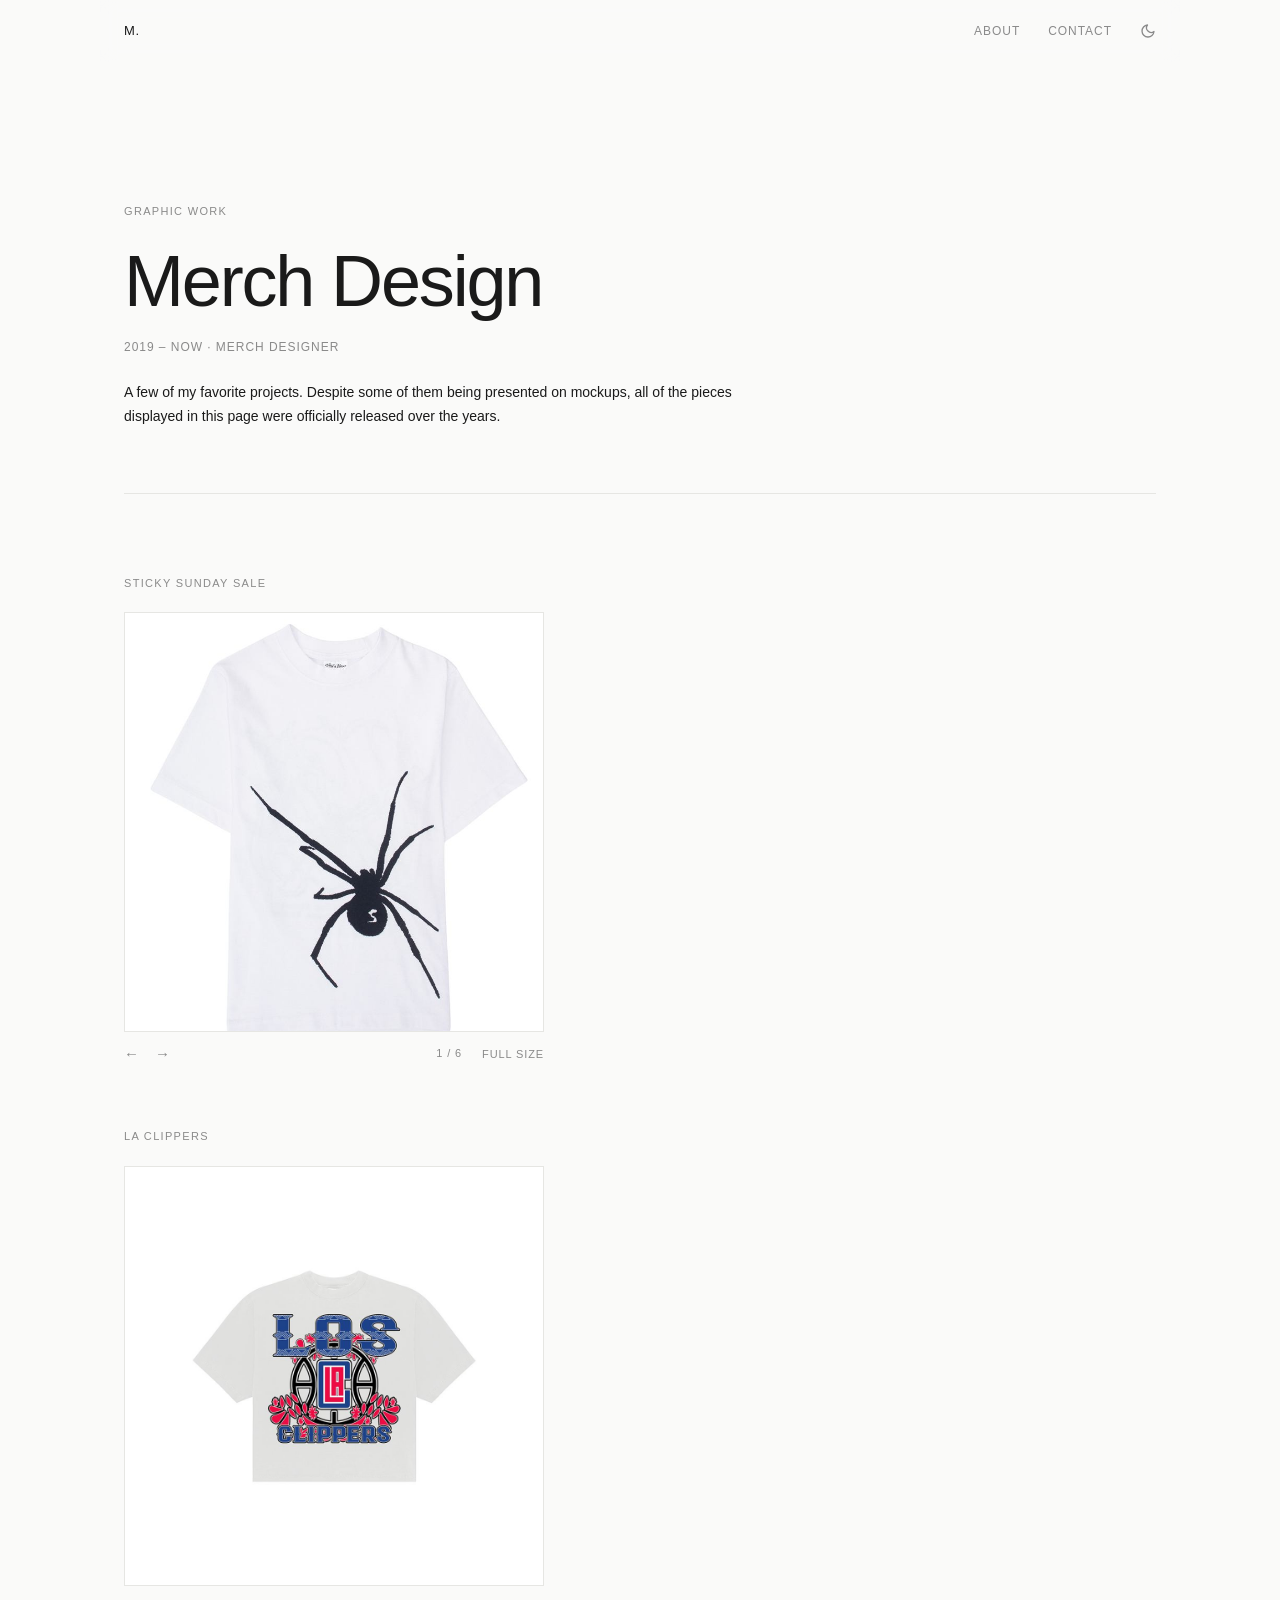
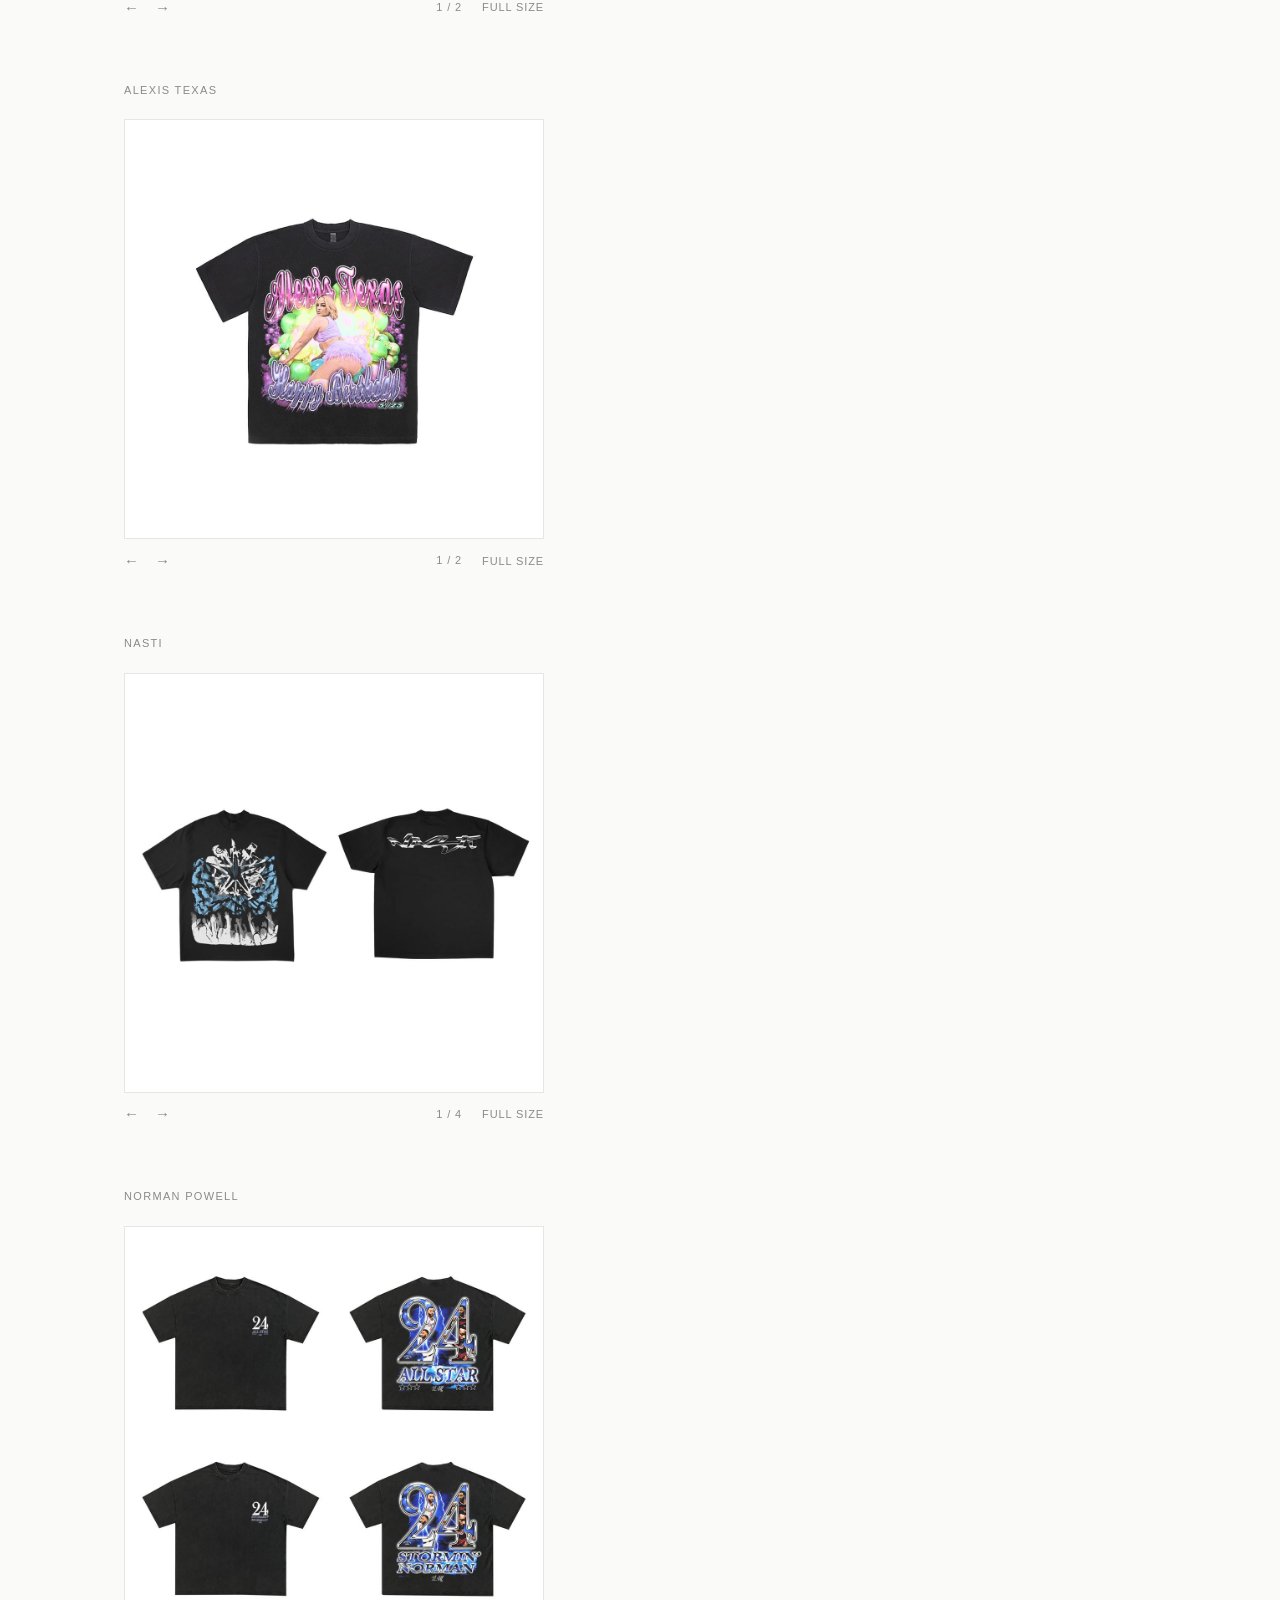
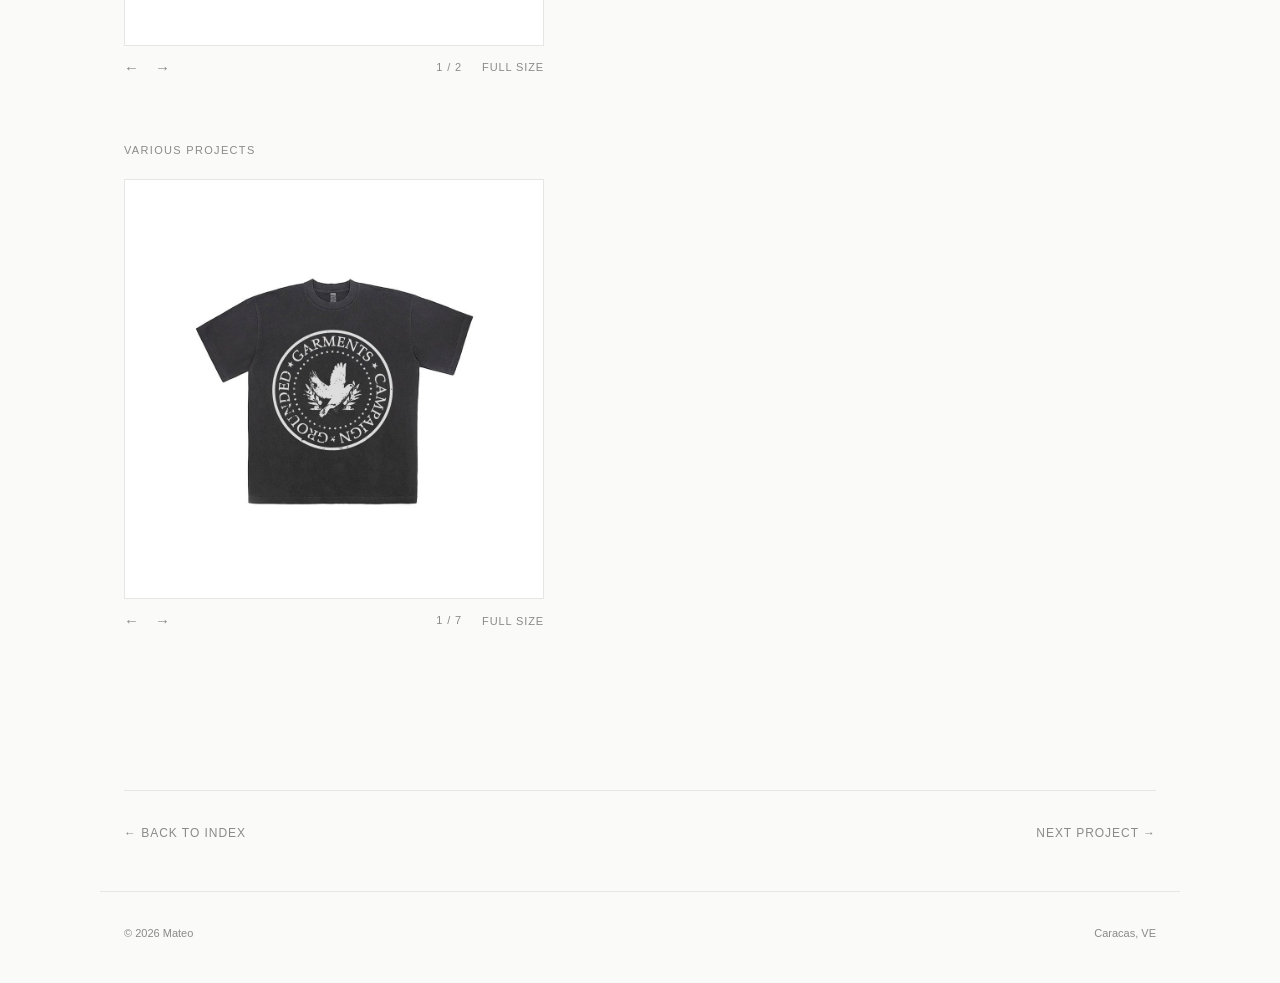
<file: projects/merch-design.html>
<!DOCTYPE html>
<html lang="en">
<head>
  <meta charset="UTF-8">
  <meta name="viewport" content="width=device-width, initial-scale=1.0">
  <title>Merch Design — Mateo Carvajal</title>
  <meta name="description" content="Merch design by Mateo Carvajal.">
  <link rel="icon" type="image/png" sizes="64x64" href="../assets/favicon.png">
  <link rel="apple-touch-icon" sizes="180x180" href="../assets/apple-touch-icon.png">
  <script>
    try {
      if (localStorage.getItem("theme") === "dark") {
        document.documentElement.dataset.theme = "dark";
      }
    } catch (e) {}
  </script>
  <link rel="stylesheet" href="../css/style.css">
</head>
<body>

  <header class="site-header">
    <a href="../index.html" class="logo"><span class="logo-short">M.</span><span class="logo-full">MateoCarvajal</span></a>
    <nav class="site-nav">
      <a href="../index.html#about">About</a>
      <a href="../index.html#contact">Contact</a>
      <button class="theme-toggle" type="button" aria-label="Toggle dark mode">Dark</button>
    </nav>
  </header>

  <main>

    <section class="project-hero reveal">
      <div class="section-label">Graphic Work</div>
      <h1>Merch Design</h1>
      <p class="project-meta">2019 &ndash; Now &middot; Merch designer</p>
      <p class="project-description">
        A few of my favorite projects. Despite some of them being presented on
        mockups, all of the pieces displayed in this page were officially
        released over the years.
      </p>
    </section>

    <section class="section reveal">
      <div class="gallery-group">
        <h2 class="gallery-title">Sticky Sunday Sale</h2>
        <div class="slider-wrap">
          <div class="slider squares" data-slider>
            <div class="slide active"><img loading="lazy" decoding="async" src="../assets/MERCH/web/STICKY SUNDAY SALE/0be6f850-b926-407c-9db5-f0f5e00eb71e.jpg" alt="Sticky Sunday Sale 01"></div>
            <div class="slide"><img loading="lazy" decoding="async" src="../assets/MERCH/web/STICKY SUNDAY SALE/333020a5-8ff7-48b9-8c80-2ea480988320.jpg" alt="Sticky Sunday Sale 02"></div>
            <div class="slide"><img loading="lazy" decoding="async" src="../assets/MERCH/web/STICKY SUNDAY SALE/3d7633b6-02b6-4fdf-9518-5cb52d9d0339.jpg" alt="Sticky Sunday Sale 03"></div>
            <div class="slide"><img loading="lazy" decoding="async" src="../assets/MERCH/web/STICKY SUNDAY SALE/5718a11f-edee-478f-8eb2-25913b67d53d.jpg" alt="Sticky Sunday Sale 04"></div>
            <div class="slide"><img loading="lazy" decoding="async" src="../assets/MERCH/web/STICKY SUNDAY SALE/6f1f3763-d4a1-422a-afde-372fe0b065d6.jpg" alt="Sticky Sunday Sale 05"></div>
            <div class="slide"><img loading="lazy" decoding="async" src="../assets/MERCH/web/STICKY SUNDAY SALE/758872b7-b10a-4b0e-8177-c22a9a166f36.jpg" alt="Sticky Sunday Sale 06"></div>
          </div>
          <div class="slider-controls">
            <div class="slider-arrows">
              <button class="slider-arrow" data-dir="-1" aria-label="Previous image">&larr;</button>
              <button class="slider-arrow" data-dir="1" aria-label="Next image">&rarr;</button>
            </div>
            <div class="slider-meta">
              <p class="slider-count"><span class="slider-current">1</span> / <span class="slider-total"></span></p>
              <button class="fullsize-btn" type="button">Full size</button>
            </div>
          </div>
        </div>
      </div>
      <div class="gallery-group">
        <h2 class="gallery-title">LA Clippers</h2>
        <div class="slider-wrap">
          <div class="slider squares" data-slider>
            <div class="slide active"><img loading="lazy" decoding="async" src="../assets/MERCH/web/LA CLIPPERS/CLIPPERNATION MOCKUP.jpg" alt="ClipperNation mockup"></div>
            <div class="slide"><img loading="lazy" decoding="async" src="../assets/MERCH/web/LA CLIPPERS/CLIPPERS BOOTLEG MOCKUP.jpg" alt="Clippers bootleg mockup"></div>
          </div>
          <div class="slider-controls">
            <div class="slider-arrows">
              <button class="slider-arrow" data-dir="-1" aria-label="Previous image">&larr;</button>
              <button class="slider-arrow" data-dir="1" aria-label="Next image">&rarr;</button>
            </div>
            <div class="slider-meta">
              <p class="slider-count"><span class="slider-current">1</span> / <span class="slider-total"></span></p>
              <button class="fullsize-btn" type="button">Full size</button>
            </div>
          </div>
        </div>
      </div>
      <div class="gallery-group">
        <h2 class="gallery-title">Alexis Texas</h2>
        <div class="slider-wrap">
          <div class="slider squares" data-slider>
            <div class="slide active"><img loading="lazy" decoding="async" src="../assets/MERCH/web/ALEXIS TEXAS/ALEXIS TEXAS BIRTHDAY GRAPHIC 4 MOCKUP.jpg" alt="Alexis Texas birthday graphic mockup"></div>
            <div class="slide"><img loading="lazy" decoding="async" src="../assets/MERCH/web/ALEXIS TEXAS/ALEXIS TEXAS TEXASS STATE 1st REVISION MOCKUP.jpg" alt="Alexis Texas Texass State mockup"></div>
          </div>
          <div class="slider-controls">
            <div class="slider-arrows">
              <button class="slider-arrow" data-dir="-1" aria-label="Previous image">&larr;</button>
              <button class="slider-arrow" data-dir="1" aria-label="Next image">&rarr;</button>
            </div>
            <div class="slider-meta">
              <p class="slider-count"><span class="slider-current">1</span> / <span class="slider-total"></span></p>
              <button class="fullsize-btn" type="button">Full size</button>
            </div>
          </div>
        </div>
      </div>
      <div class="gallery-group">
        <h2 class="gallery-title">Nasti</h2>
        <div class="slider-wrap">
          <div class="slider squares" data-slider>
            <div class="slide active"><img loading="lazy" decoding="async" src="../assets/MERCH/web/NASTI/NASTI MERCH MOCKUPS.jpg" alt="Nasti merch mockups"></div>
            <div class="slide"><img loading="lazy" decoding="async" src="../assets/MERCH/web/NASTI/NASTI SKY T SHIRT FLYER SLIDE 2 TEXTURED.jpg" alt="Nasti sky t-shirt flyer"></div>
            <div class="slide"><img loading="lazy" decoding="async" src="../assets/MERCH/web/NASTI/screenshot nasti merch 2.jpg" alt="Nasti merch screenshot"></div>
            <div class="slide"><img loading="lazy" decoding="async" src="../assets/MERCH/web/NASTI/screenshot nasti merch.jpg" alt="Nasti merch screenshot"></div>
          </div>
          <div class="slider-controls">
            <div class="slider-arrows">
              <button class="slider-arrow" data-dir="-1" aria-label="Previous image">&larr;</button>
              <button class="slider-arrow" data-dir="1" aria-label="Next image">&rarr;</button>
            </div>
            <div class="slider-meta">
              <p class="slider-count"><span class="slider-current">1</span> / <span class="slider-total"></span></p>
              <button class="fullsize-btn" type="button">Full size</button>
            </div>
          </div>
        </div>
      </div>
      <div class="gallery-group">
        <h2 class="gallery-title">Norman Powell</h2>
        <div class="slider-wrap">
          <div class="slider squares" data-slider>
            <div class="slide active"><img loading="lazy" decoding="async" src="../assets/MERCH/web/NORMAN POWELL/JKEBRNS 24 STORMIN NORMAN MOCKUPS TOGETHER.jpg" alt="Stormin Norman mockups"></div>
            <div class="slide"><img loading="lazy" decoding="async" src="../assets/MERCH/web/NORMAN POWELL/JKEBRNS NORMAN POWELL ALLSTAR 2026 TEXTURED MOCKUP.jpg" alt="Norman Powell All-Star 2026 textured mockup"></div>
          </div>
          <div class="slider-controls">
            <div class="slider-arrows">
              <button class="slider-arrow" data-dir="-1" aria-label="Previous image">&larr;</button>
              <button class="slider-arrow" data-dir="1" aria-label="Next image">&rarr;</button>
            </div>
            <div class="slider-meta">
              <p class="slider-count"><span class="slider-current">1</span> / <span class="slider-total"></span></p>
              <button class="fullsize-btn" type="button">Full size</button>
            </div>
          </div>
        </div>
      </div>
      <div class="gallery-group">
        <h2 class="gallery-title">Various projects</h2>
        <div class="slider-wrap">
          <div class="slider squares" data-slider>
            <div class="slide active"><img loading="lazy" decoding="async" src="../assets/MERCH/web/VARIOUS PROJECTS/GROUNDED GARMENTS CAMPAIGN MOCKUP.jpg" alt="Grounded Garments campaign mockup"></div>
            <div class="slide"><img loading="lazy" decoding="async" src="../assets/MERCH/web/VARIOUS PROJECTS/groundedgarments-30.jpg" alt="Grounded Garments — look 30"></div>
            <div class="slide"><img loading="lazy" decoding="async" src="../assets/MERCH/web/VARIOUS PROJECTS/groundedgarments-52.jpg" alt="Grounded Garments — look 52"></div>
            <div class="slide"><img loading="lazy" decoding="async" src="../assets/MERCH/web/VARIOUS PROJECTS/JESUS SAVE AMERICA MOCKUPS.jpg" alt="Jesus Save America mockups"></div>
            <div class="slide"><img loading="lazy" decoding="async" src="../assets/MERCH/web/VARIOUS PROJECTS/KOUTURIER BLACK BAGGY SWEATPANTS MOCKUP SHEET.jpg" alt="Kouturier black baggy sweatpants mockup sheet"></div>
            <div class="slide"><img loading="lazy" decoding="async" src="../assets/MERCH/web/VARIOUS PROJECTS/KOUTURIER DROPLIST.jpg" alt="Kouturier droplist"></div>
            <div class="slide"><img loading="lazy" decoding="async" src="../assets/MERCH/web/VARIOUS PROJECTS/SLIMESITO 1 MOCKUP.jpg" alt="Slimesito 1 mockup"></div>
          </div>
          <div class="slider-controls">
            <div class="slider-arrows">
              <button class="slider-arrow" data-dir="-1" aria-label="Previous image">&larr;</button>
              <button class="slider-arrow" data-dir="1" aria-label="Next image">&rarr;</button>
            </div>
            <div class="slider-meta">
              <p class="slider-count"><span class="slider-current">1</span> / <span class="slider-total"></span></p>
              <button class="fullsize-btn" type="button">Full size</button>
            </div>
          </div>
        </div>
      </div>
    </section>

    <nav class="project-nav">
      <a href="../index.html">&larr; Back to index</a>
      <a href="brokenbrain.html">Next project &rarr;</a>
    </nav>

  </main>

  <footer class="site-footer">
    <span>&copy; <span id="year"></span> Mateo</span>
    <span>Caracas, VE</span>
  </footer>

  <script src="../js/main.js"></script>
</body>
</html>
</file>
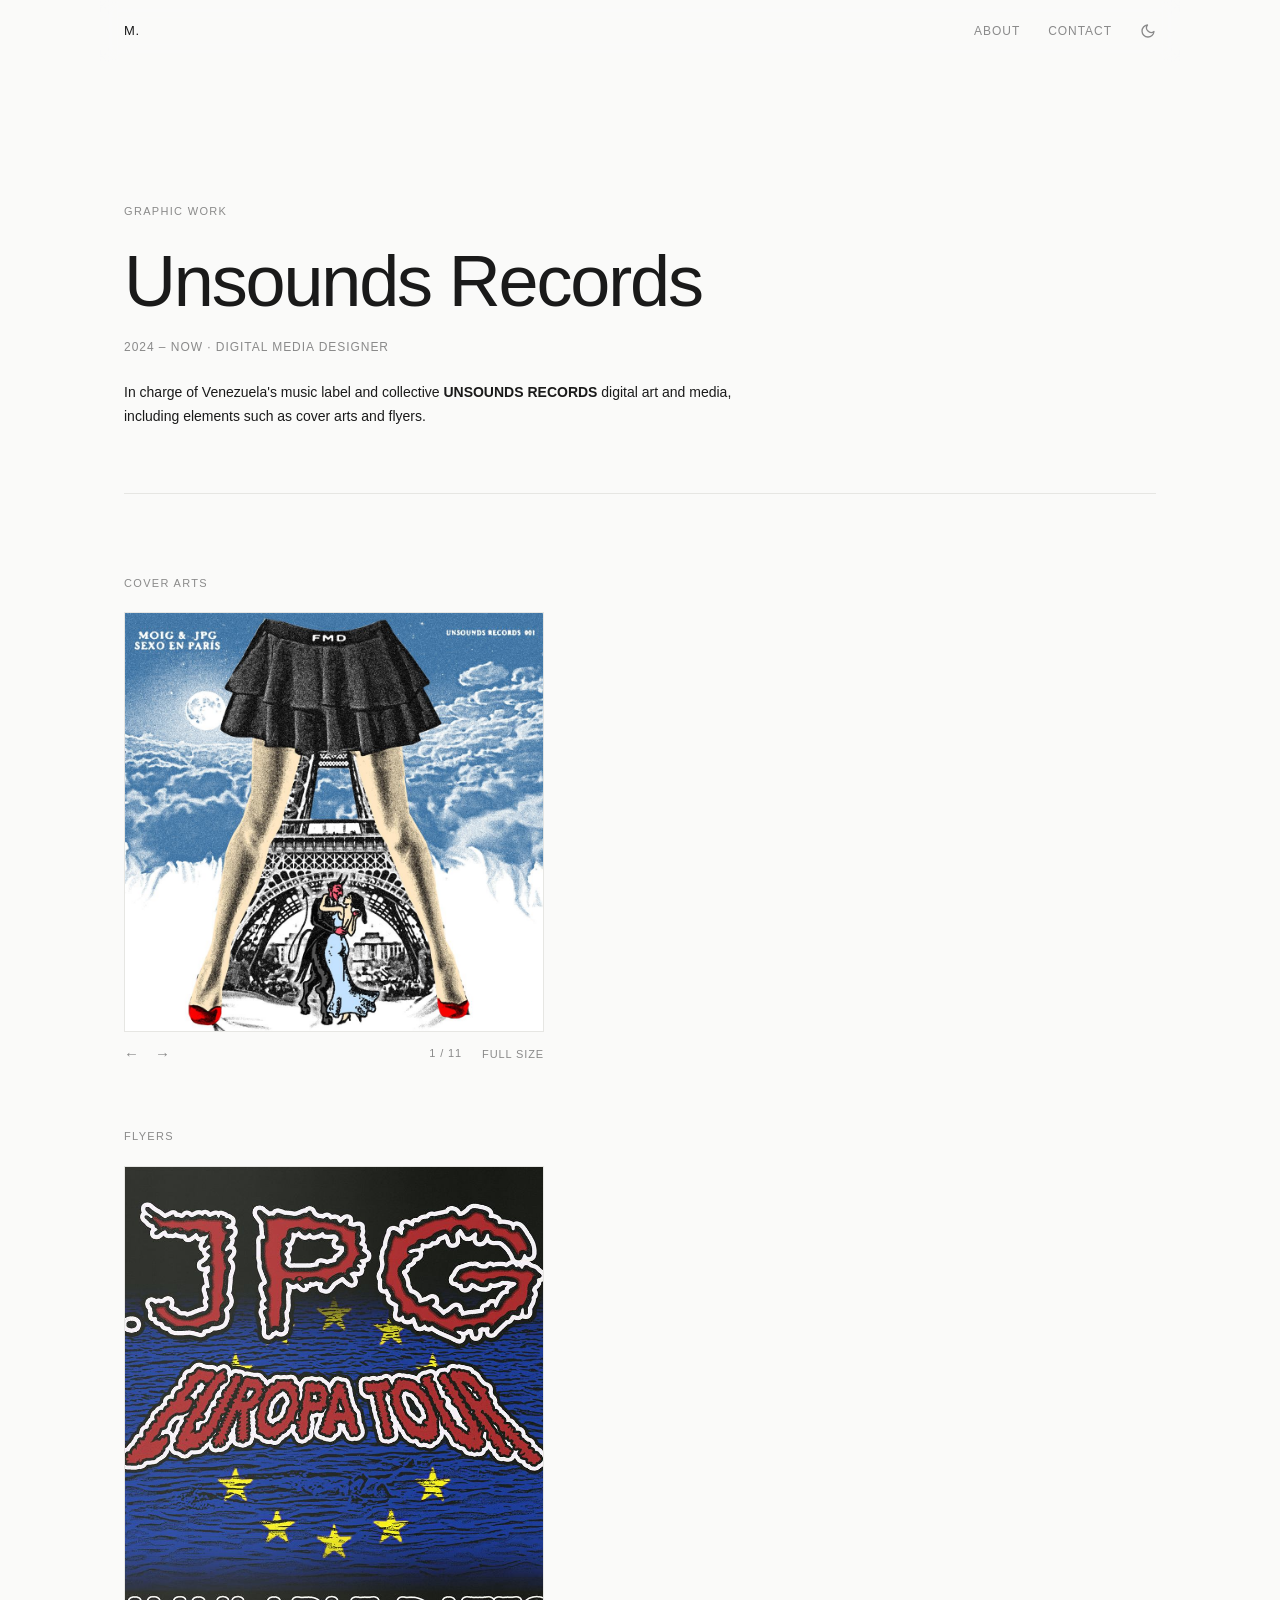
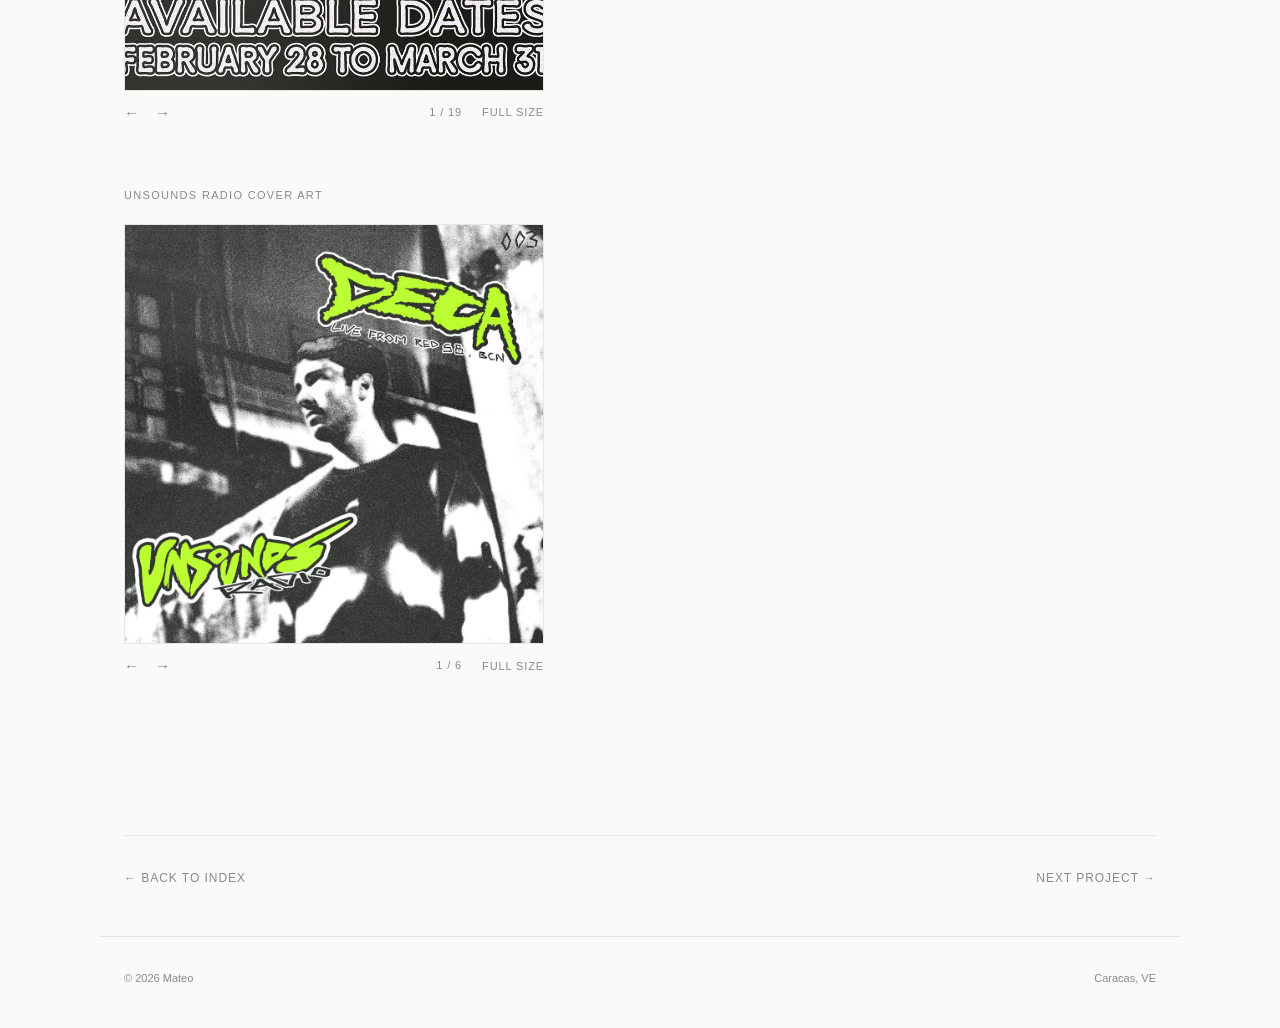
<file: projects/unsounds-records.html>
<!DOCTYPE html>
<html lang="en">
<head>
  <meta charset="UTF-8">
  <meta name="viewport" content="width=device-width, initial-scale=1.0">
  <title>Unsounds Records — Mateo Carvajal</title>
  <meta name="description" content="Unsounds Records — graphic work by Mateo Carvajal.">
  <link rel="icon" type="image/png" sizes="64x64" href="../assets/favicon.png">
  <link rel="apple-touch-icon" sizes="180x180" href="../assets/apple-touch-icon.png">
  <script>
    try {
      if (localStorage.getItem("theme") === "dark") {
        document.documentElement.dataset.theme = "dark";
      }
    } catch (e) {}
  </script>
  <link rel="stylesheet" href="../css/style.css">
</head>
<body>

  <header class="site-header">
    <a href="../index.html" class="logo"><span class="logo-short">M.</span><span class="logo-full">MateoCarvajal</span></a>
    <nav class="site-nav">
      <a href="../index.html#about">About</a>
      <a href="../index.html#contact">Contact</a>
      <button class="theme-toggle" type="button" aria-label="Toggle dark mode">Dark</button>
    </nav>
  </header>

  <main>

    <section class="project-hero reveal">
      <div class="section-label">Graphic Work</div>
      <h1>Unsounds Records</h1>
      <p class="project-meta">2024 &ndash; Now &middot; Digital media designer</p>
      <p class="project-description">
        In charge of Venezuela's music label and collective
        <strong>UNSOUNDS RECORDS</strong> digital art and media, including
        elements such as cover arts and flyers.
      </p>
    </section>

    <section class="section reveal">
      <div class="gallery-group">
        <h2 class="gallery-title">Cover arts</h2>
        <div class="slider-wrap">
          <div class="slider squares" data-slider>
            <div class="slide active"><img loading="lazy" decoding="async" src="../assets/UNSOUNDS/web/COVER ARTS/JPG x MOIG SEXO EN PARIS COVER.jpg" alt="JPG x MOIG — Sexo en Paris cover"></div>
            <div class="slide"><img loading="lazy" decoding="async" src="../assets/UNSOUNDS/web/COVER ARTS/MOIG ANTAGONISTA EP 2.jpg" alt="MOIG — Antagonista EP cover"></div>
            <div class="slide"><img loading="lazy" decoding="async" src="../assets/UNSOUNDS/web/COVER ARTS/MOIG ANTAGONISTA EP TRACKLIST.jpg" alt="MOIG — Antagonista EP tracklist"></div>
            <div class="slide"><img loading="lazy" decoding="async" src="../assets/UNSOUNDS/web/COVER ARTS/UNSOUNDS ESCANDALO 1 VA FRONT V4.jpg" alt="Unsounds Escándalo Vol. 1 VA front cover"></div>
            <div class="slide"><img loading="lazy" decoding="async" src="../assets/UNSOUNDS/web/COVER ARTS/UNSOUNDS GRANDES CLASICOS VOL1 MOIG JPG COVER FINAL.jpg" alt="Unsounds Grandes Clásicos Vol. 1 cover"></div>
            <div class="slide"><img loading="lazy" decoding="async" src="../assets/UNSOUNDS/web/COVER ARTS/UNSOUNDS HIGH TRUST SOCIETY RAGAZZO DOES IT AGAIN EP COVER V7.jpg" alt="Unsounds High Trust Society — Ragazzo Does It Again EP cover"></div>
            <div class="slide"><img loading="lazy" decoding="async" src="../assets/UNSOUNDS/web/COVER ARTS/UNSOUNDS HIGH TRUST SOCIETY RAGAZZO DOES IT AGAIN EP COVER V7 TRACKLIST.jpg" alt="Unsounds High Trust Society — Ragazzo Does It Again EP tracklist"></div>
            <div class="slide"><img loading="lazy" decoding="async" src="../assets/UNSOUNDS/web/COVER ARTS/UNSOUNDS MOIG JPG TAKING A RIDE COVER.jpg" alt="MOIG JPG — Taking A Ride cover"></div>
            <div class="slide"><img loading="lazy" decoding="async" src="../assets/UNSOUNDS/web/COVER ARTS/UNSOUNDS NICOLAS LONGO OBSCURO PLACER EP COVER v6.jpg" alt="Nicolás Longo — Obscuro Placer EP cover"></div>
            <div class="slide"><img loading="lazy" decoding="async" src="../assets/UNSOUNDS/web/COVER ARTS/UNSOUNDS NICOLAS LONGO OBSCURO PLACER EP TRACKLIST.jpg" alt="Nicolás Longo — Obscuro Placer EP tracklist"></div>
            <div class="slide"><img loading="lazy" decoding="async" src="../assets/UNSOUNDS/web/COVER ARTS/UNSOUNDS VA ALL WE NEED IS HOPE.jpg" alt="Unsounds VA — All We Need Is Hope"></div>
          </div>
          <div class="slider-controls">
            <div class="slider-arrows">
              <button class="slider-arrow" data-dir="-1" aria-label="Previous image">&larr;</button>
              <button class="slider-arrow" data-dir="1" aria-label="Next image">&rarr;</button>
            </div>
            <div class="slider-meta">
              <p class="slider-count"><span class="slider-current">1</span> / <span class="slider-total"></span></p>
              <button class="fullsize-btn" type="button">Full size</button>
            </div>
          </div>
        </div>
      </div>
      <div class="gallery-group">
        <h2 class="gallery-title">Flyers</h2>
        <div class="slider-wrap">
          <div class="slider" data-slider>
            <div class="slide active"><img loading="lazy" decoding="async" src="../assets/UNSOUNDS/web/FLYERS/JPG EUROPA TOUR FLYER FINAL.jpg" alt="JPG — Europa Tour flyer"></div>
            <div class="slide"><img loading="lazy" decoding="async" src="../assets/UNSOUNDS/web/FLYERS/MOIG EUROPA TOUR FLYER FINAL.jpg" alt="MOIG — Europa Tour flyer"></div>
            <div class="slide"><img loading="lazy" decoding="async" src="../assets/UNSOUNDS/web/FLYERS/MOIG TOUR EUROPA 2026 FLYER FINAL.jpg" alt="MOIG — Tour Europa 2026 flyer"></div>
            <div class="slide"><img loading="lazy" decoding="async" src="../assets/UNSOUNDS/web/FLYERS/POW SOUNDS NEW HOUSE NEW RULES FLYER UPDATED FINAL.jpg" alt="Pow Sounds — New House New Rules flyer"></div>
            <div class="slide"><img loading="lazy" decoding="async" src="../assets/UNSOUNDS/web/FLYERS/TMI AFTER PARTY FLYER FINAL.jpg" alt="TMI After Party flyer"></div>
            <div class="slide"><img loading="lazy" decoding="async" src="../assets/UNSOUNDS/web/FLYERS/UNSOUNDS 6310 DSS FLYER BASE TEXTURED FINAL.jpg" alt="Unsounds x 6310 DSS flyer"></div>
            <div class="slide"><img loading="lazy" decoding="async" src="../assets/UNSOUNDS/web/FLYERS/UNSOUNDS BABATR 2.jpg" alt="Unsounds Babatr flyer"></div>
            <div class="slide"><img loading="lazy" decoding="async" src="../assets/UNSOUNDS/web/FLYERS/UNSOUNDS EL HANGAR CHACAO 28 DE JUNIO FLYER FINAL FINAL.jpg" alt="Unsounds at El Hangar Chacao — June 28 flyer"></div>
            <div class="slide"><img loading="lazy" decoding="async" src="../assets/UNSOUNDS/web/FLYERS/UNSOUNDS JAVI SAMPOL LINEUP V3.jpg" alt="Unsounds — Javi Sampol lineup flyer"></div>
            <div class="slide"><img loading="lazy" decoding="async" src="../assets/UNSOUNDS/web/FLYERS/UNSOUNDS MOIG JPG BIRTHDAY BASH FLYER TEXTURED V2.jpg" alt="Unsounds MOIG JPG Birthday Bash flyer"></div>
            <div class="slide"><img loading="lazy" decoding="async" src="../assets/UNSOUNDS/web/FLYERS/UNSOUNDS POW SOUNDS CLUB AGOSTO 15 FLYER TEXTURED v2.jpg" alt="Unsounds x Pow Sounds Club — August 15 flyer"></div>
            <div class="slide"><img loading="lazy" decoding="async" src="../assets/UNSOUNDS/web/FLYERS/UNSOUNDS SAMPOL SAVE THE DATE FLYER UPDATED 3.jpg" alt="Unsounds Sampol — Save the Date flyer"></div>
            <div class="slide"><img loading="lazy" decoding="async" src="../assets/UNSOUNDS/web/FLYERS/UNSOUNDS SAVE THE DATE STEFANO ANDRIEZZI FLYER FINAL.jpg" alt="Unsounds Stefano Andriezzi — Save the Date flyer"></div>
            <div class="slide"><img loading="lazy" decoding="async" src="../assets/UNSOUNDS/web/FLYERS/UNSOUNDS x 6310 FLYER TEXTURED.jpg" alt="Unsounds x 6310 textured flyer"></div>
            <div class="slide"><img loading="lazy" decoding="async" src="../assets/UNSOUNDS/web/FLYERS/UNSOUNDS X AFTER ALL FLYER.jpg" alt="Unsounds x After All flyer"></div>
            <div class="slide"><img loading="lazy" decoding="async" src="../assets/UNSOUNDS/web/FLYERS/UNSOUNDS x DSS FLYER BARCELONA FINAL.jpg" alt="Unsounds x DSS Barcelona flyer"></div>
            <div class="slide"><img loading="lazy" decoding="async" src="../assets/UNSOUNDS/web/FLYERS/UNSOUNDS x HANGAR 48 FLYER FINAL.jpg" alt="Unsounds x Hangar 48 flyer"></div>
            <div class="slide"><img loading="lazy" decoding="async" src="../assets/UNSOUNDS/web/FLYERS/UNSOUNDS X SPHERART 2026 FLYER FINAL.jpg" alt="Unsounds x Spherart 2026 flyer"></div>
            <div class="slide"><img loading="lazy" decoding="async" src="../assets/UNSOUNDS/web/FLYERS/UNSOUNDS x SPHERART FLYER FINAL.jpg" alt="Unsounds x Spherart flyer"></div>
          </div>
          <div class="slider-controls">
            <div class="slider-arrows">
              <button class="slider-arrow" data-dir="-1" aria-label="Previous image">&larr;</button>
              <button class="slider-arrow" data-dir="1" aria-label="Next image">&rarr;</button>
            </div>
            <div class="slider-meta">
              <p class="slider-count"><span class="slider-current">1</span> / <span class="slider-total"></span></p>
              <button class="fullsize-btn" type="button">Full size</button>
            </div>
          </div>
        </div>
      </div>
      <div class="gallery-group">
        <h2 class="gallery-title">Unsounds radio cover art</h2>
        <div class="slider-wrap">
          <div class="slider squares" data-slider>
            <div class="slide active"><img loading="lazy" decoding="async" src="../assets/UNSOUNDS/web/RADIO COVER ARTS/UNSOUNDS RADIO 003 DECA COVER.jpg" alt="Unsounds Radio 003 — Deca cover"></div>
            <div class="slide"><img loading="lazy" decoding="async" src="../assets/UNSOUNDS/web/RADIO COVER ARTS/UNSOUNDS RADIO ALEJO DEMIAN COVER BIG PIC BACKGROUND FINAL.jpg" alt="Unsounds Radio — Alejo Demian cover"></div>
            <div class="slide"><img loading="lazy" decoding="async" src="../assets/UNSOUNDS/web/RADIO COVER ARTS/UNSOUNDS RADIO GASTON CABRERA COVER BIG PIC BACKGROUND.jpg" alt="Unsounds Radio — Gastón Cabrera cover"></div>
            <div class="slide"><img loading="lazy" decoding="async" src="../assets/UNSOUNDS/web/RADIO COVER ARTS/UNSOUNDS RADIO JBROCK COVER BIG PIC BACKGROUND.jpg" alt="Unsounds Radio — JBrock cover"></div>
            <div class="slide"><img loading="lazy" decoding="async" src="../assets/UNSOUNDS/web/RADIO COVER ARTS/UNSOUNDS RADIO MILLA CAMPOLLO COVER BIG PIC BACKGROUND.jpg" alt="Unsounds Radio — Milla Campollo cover"></div>
            <div class="slide"><img loading="lazy" decoding="async" src="../assets/UNSOUNDS/web/RADIO COVER ARTS/UNSOUNDS RADIO NICOLAS LONGO COVER BIG PIC BACKGROUND FINAL.jpg" alt="Unsounds Radio — Nicolás Longo cover"></div>
          </div>
          <div class="slider-controls">
            <div class="slider-arrows">
              <button class="slider-arrow" data-dir="-1" aria-label="Previous image">&larr;</button>
              <button class="slider-arrow" data-dir="1" aria-label="Next image">&rarr;</button>
            </div>
            <div class="slider-meta">
              <p class="slider-count"><span class="slider-current">1</span> / <span class="slider-total"></span></p>
              <button class="fullsize-btn" type="button">Full size</button>
            </div>
          </div>
        </div>
      </div>
    </section>

    <nav class="project-nav">
      <a href="../index.html">&larr; Back to index</a>
      <a href="vindicta-studios.html">Next project &rarr;</a>
    </nav>

  </main>

  <footer class="site-footer">
    <span>&copy; <span id="year"></span> Mateo</span>
    <span>Caracas, VE</span>
  </footer>

  <script src="../js/main.js"></script>
</body>
</html>
</file>
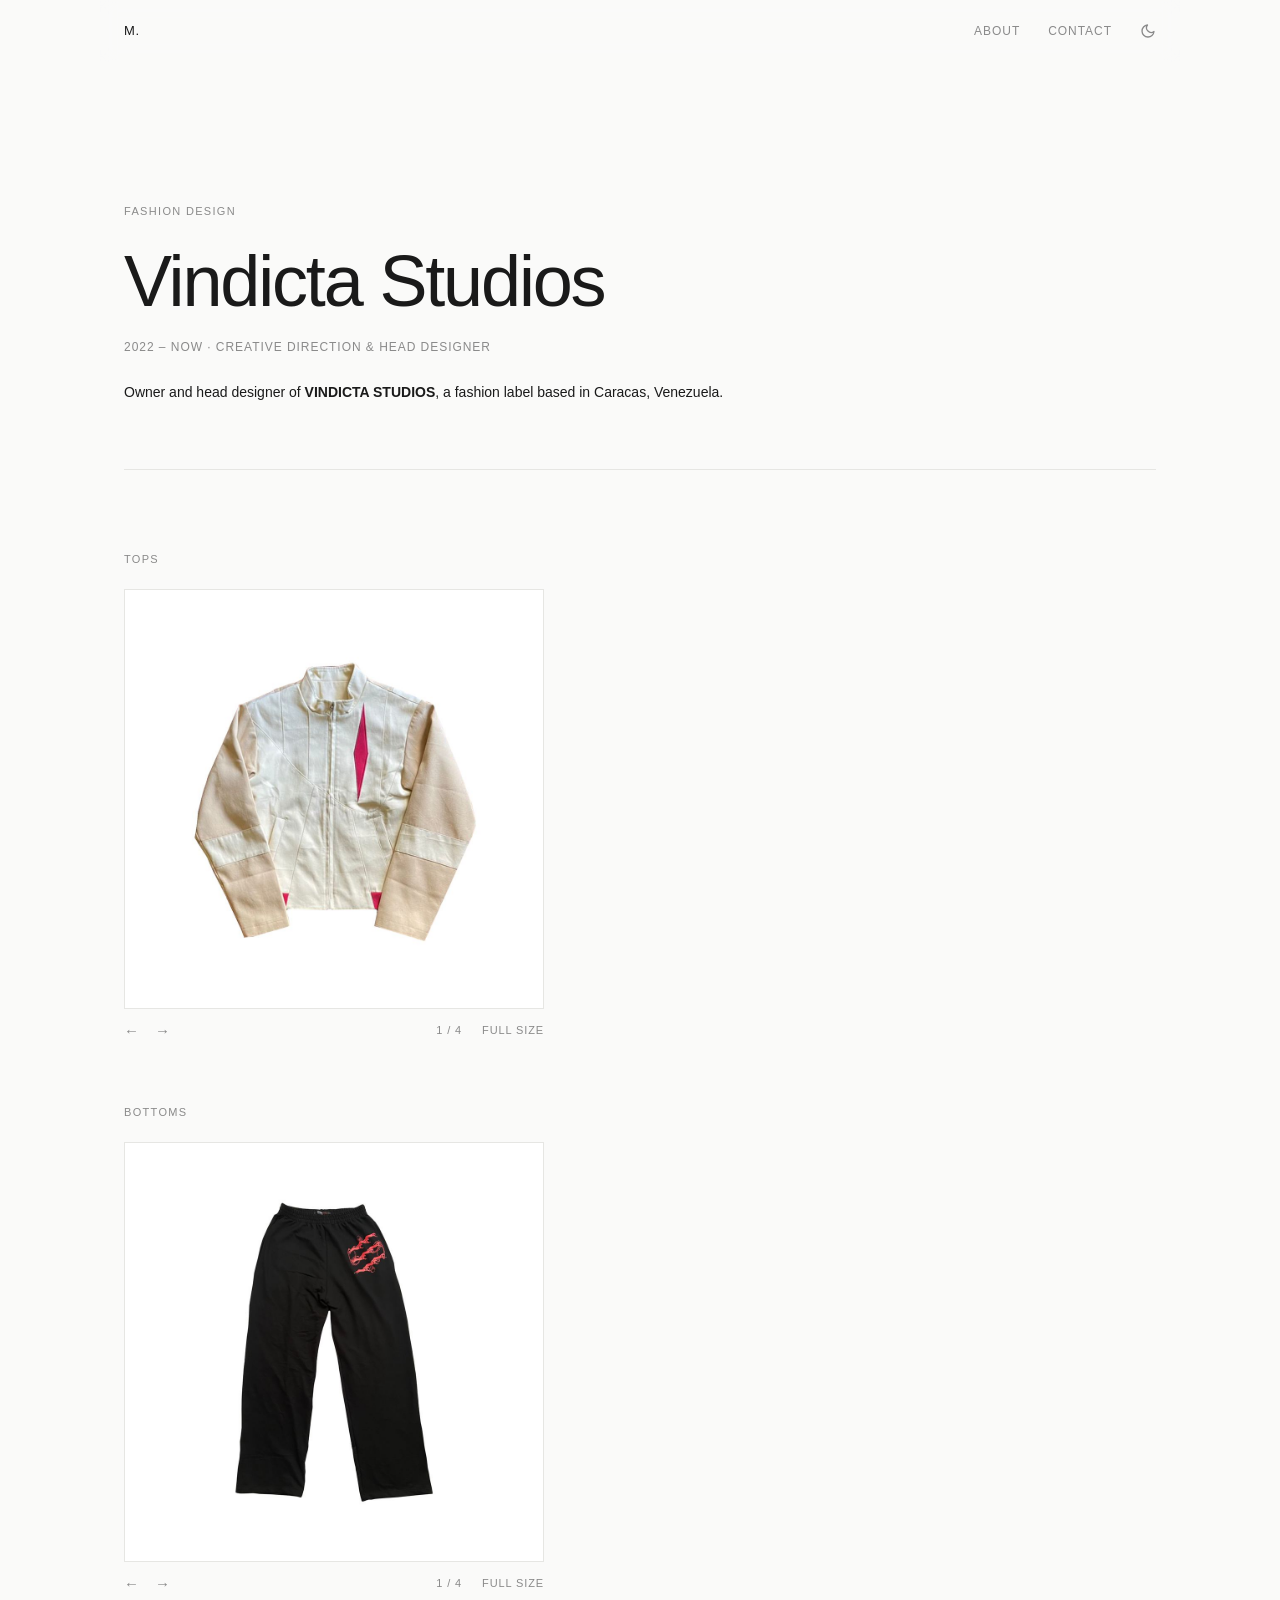
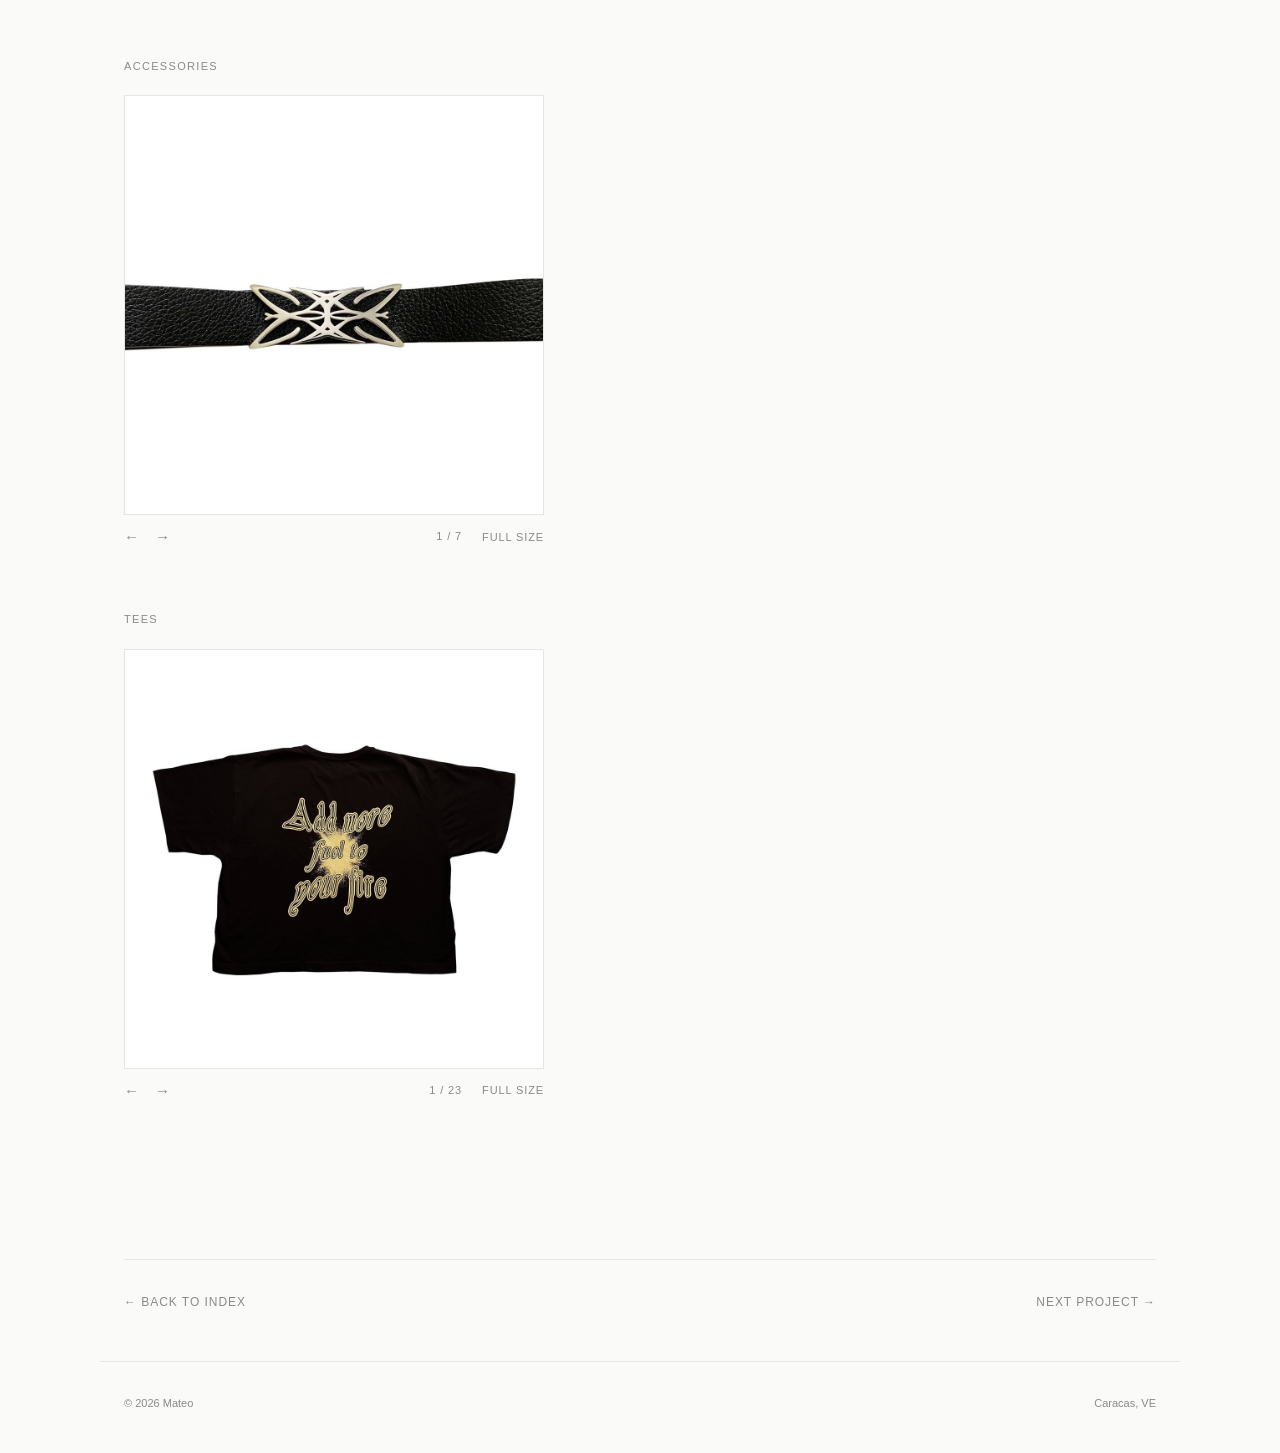
<file: projects/vindicta-studios.html>
<!DOCTYPE html>
<html lang="en">
<head>
  <meta charset="UTF-8">
  <meta name="viewport" content="width=device-width, initial-scale=1.0">
  <title>Vindicta Studios — Mateo Carvajal</title>
  <meta name="description" content="Vindicta Studios — fashion design by Mateo Carvajal.">
  <link rel="icon" type="image/png" sizes="64x64" href="../assets/favicon.png">
  <link rel="apple-touch-icon" sizes="180x180" href="../assets/apple-touch-icon.png">
  <script>
    try {
      if (localStorage.getItem("theme") === "dark") {
        document.documentElement.dataset.theme = "dark";
      }
    } catch (e) {}
  </script>
  <link rel="stylesheet" href="../css/style.css">
</head>
<body>

  <header class="site-header">
    <a href="../index.html" class="logo"><span class="logo-short">M.</span><span class="logo-full">MateoCarvajal</span></a>
    <nav class="site-nav">
      <a href="../index.html#about">About</a>
      <a href="../index.html#contact">Contact</a>
      <button class="theme-toggle" type="button" aria-label="Toggle dark mode">Dark</button>
    </nav>
  </header>

  <main>

    <section class="project-hero reveal">
      <div class="section-label">Fashion Design</div>
      <h1>Vindicta Studios</h1>
      <p class="project-meta">2022 &ndash; Now &middot; Creative direction &amp; head designer</p>
      <p class="project-description">
        Owner and head designer of <strong>VINDICTA STUDIOS</strong>, a fashion
        label based in Caracas, Venezuela.
      </p>
    </section>

    <section class="section reveal">
      <div class="gallery-group">
        <h2 class="gallery-title">Tops</h2>
        <div class="slider-wrap">
          <div class="slider squares" data-slider>
            <div class="slide active"><img loading="lazy" decoding="async" src="../assets/VINDICTA STUDIOS/web/Tops/MULTIPANEL JACKET MOCKUP.jpg" alt="Multipanel jacket mockup"></div>
            <div class="slide"><img loading="lazy" decoding="async" src="../assets/VINDICTA STUDIOS/web/Tops/SAGRADO CORAZON PRODUCT PIC WHITE BACKGROUND.jpg" alt="Sagrado Corazón product shot"></div>
            <div class="slide"><img loading="lazy" decoding="async" src="../assets/VINDICTA STUDIOS/web/Tops/VINDICTA STUDIOS 2 BLACK HOODIE PRODUCT.jpg" alt="Vindicta Studios 2 black hoodie"></div>
            <div class="slide"><img loading="lazy" decoding="async" src="../assets/VINDICTA STUDIOS/web/Tops/VINDICTA STUDIOS 5 BAGHEERA JACKET PRODUCT PIC.jpg" alt="Vindicta Studios 5 Bagheera jacket"></div>
          </div>
          <div class="slider-controls">
            <div class="slider-arrows">
              <button class="slider-arrow" data-dir="-1" aria-label="Previous image">&larr;</button>
              <button class="slider-arrow" data-dir="1" aria-label="Next image">&rarr;</button>
            </div>
            <div class="slider-meta">
              <p class="slider-count"><span class="slider-current">1</span> / <span class="slider-total"></span></p>
              <button class="fullsize-btn" type="button">Full size</button>
            </div>
          </div>
        </div>
      </div>
      <div class="gallery-group">
        <h2 class="gallery-title">Bottoms</h2>
        <div class="slider-wrap">
          <div class="slider squares" data-slider>
            <div class="slide active"><img loading="lazy" decoding="async" src="../assets/VINDICTA STUDIOS/web/Bottoms/VINDICTA 1 PANTERA SWEATPANTS PRODUCT PIC FRONT.jpg" alt="Vindicta 1 Pantera sweatpants"></div>
            <div class="slide"><img loading="lazy" decoding="async" src="../assets/VINDICTA STUDIOS/web/Bottoms/VINDICTA STUDIOS 4 NYLON PANT PRODUCT SHOT.jpg" alt="Vindicta Studios 4 nylon pant"></div>
            <div class="slide"><img loading="lazy" decoding="async" src="../assets/VINDICTA STUDIOS/web/Bottoms/VINDICTA STUDIOS 4 VELOUR TRACKPANT PRODUCT SHOT.jpg" alt="Vindicta Studios 4 velour track pant"></div>
            <div class="slide"><img loading="lazy" decoding="async" src="../assets/VINDICTA STUDIOS/web/Bottoms/VINDICTA STUDIOS 5 BAGHEERA PANTS PRODUCT PIC.jpg" alt="Vindicta Studios 5 Bagheera pants"></div>
          </div>
          <div class="slider-controls">
            <div class="slider-arrows">
              <button class="slider-arrow" data-dir="-1" aria-label="Previous image">&larr;</button>
              <button class="slider-arrow" data-dir="1" aria-label="Next image">&rarr;</button>
            </div>
            <div class="slider-meta">
              <p class="slider-count"><span class="slider-current">1</span> / <span class="slider-total"></span></p>
              <button class="fullsize-btn" type="button">Full size</button>
            </div>
          </div>
        </div>
      </div>
      <div class="gallery-group">
        <h2 class="gallery-title">Accessories</h2>
        <div class="slider-wrap">
          <div class="slider squares" data-slider>
            <div class="slide active"><img loading="lazy" decoding="async" src="../assets/VINDICTA STUDIOS/web/Accessories/BELT PRODUCT PIC 1.jpg" alt="Belt product shot"></div>
            <div class="slide"><img loading="lazy" decoding="async" src="../assets/VINDICTA STUDIOS/web/Accessories/VINDICTA 1 TOTE BAG PRODUCT PIC.jpg" alt="Vindicta 1 tote bag"></div>
            <div class="slide"><img loading="lazy" decoding="async" src="../assets/VINDICTA STUDIOS/web/Accessories/VINDICTA STUDIOS 4 FANTASIA 2000 HAT PRODUCT SHOT BACK.jpg" alt="Fantasia 2000 hat — back"></div>
            <div class="slide"><img loading="lazy" decoding="async" src="../assets/VINDICTA STUDIOS/web/Accessories/VINDICTA STUDIOS 4 FANTASIA 2000 HAT PRODUCT SHOT FRONT.jpg" alt="Fantasia 2000 hat — front"></div>
            <div class="slide"><img loading="lazy" decoding="async" src="../assets/VINDICTA STUDIOS/web/Accessories/VINDICTA STUDIOS 4 MARIPOSA BRACELET BAG PRODUCT SHOT 2.jpg" alt="Mariposa bracelet bag"></div>
            <div class="slide"><img loading="lazy" decoding="async" src="../assets/VINDICTA STUDIOS/web/Accessories/VINDICTA STUDIOS 6 BELT BLACK PRODUCT PIC 1.jpg" alt="Vindicta Studios 6 belt — black"></div>
            <div class="slide"><img loading="lazy" decoding="async" src="../assets/VINDICTA STUDIOS/web/Accessories/VINDICTA STUDIOS 6 BELT CHERRY RED PRODUCT PIC 1.jpg" alt="Vindicta Studios 6 belt — cherry red"></div>
          </div>
          <div class="slider-controls">
            <div class="slider-arrows">
              <button class="slider-arrow" data-dir="-1" aria-label="Previous image">&larr;</button>
              <button class="slider-arrow" data-dir="1" aria-label="Next image">&rarr;</button>
            </div>
            <div class="slider-meta">
              <p class="slider-count"><span class="slider-current">1</span> / <span class="slider-total"></span></p>
              <button class="fullsize-btn" type="button">Full size</button>
            </div>
          </div>
        </div>
      </div>
      <div class="gallery-group">
        <h2 class="gallery-title">Tees</h2>
        <div class="slider-wrap">
          <div class="slider squares" data-slider>
            <div class="slide active"><img loading="lazy" decoding="async" src="../assets/VINDICTA STUDIOS/web/Tees/ADD MORE FUEL PRODUCT PIC WHITE BACKGROUND BACK.jpg" alt="Add More Fuel tee — back"></div>
            <div class="slide"><img loading="lazy" decoding="async" src="../assets/VINDICTA STUDIOS/web/Tees/ADD MORE FUEL PRODUCT PIC WHITE BACKGROUND FRONT.jpg" alt="Add More Fuel tee — front"></div>
            <div class="slide"><img loading="lazy" decoding="async" src="../assets/VINDICTA STUDIOS/web/Tees/CARICIAS RADIO PRODUCT PIC WHITE BACKGROUND.jpg" alt="Caricias Radio tee"></div>
            <div class="slide"><img loading="lazy" decoding="async" src="../assets/VINDICTA STUDIOS/web/Tees/KISS ME THRU THE PHONE PRODUCT PIC BACK.jpg" alt="Kiss Me Thru The Phone tee — back"></div>
            <div class="slide"><img loading="lazy" decoding="async" src="../assets/VINDICTA STUDIOS/web/Tees/KISS ME THRU THE PHONE PRODUCT PIC FRONT.jpg" alt="Kiss Me Thru The Phone tee — front"></div>
            <div class="slide"><img loading="lazy" decoding="async" src="../assets/VINDICTA STUDIOS/web/Tees/TRANQUILIDAD Y TOBAGO  PRODUCT PIC.jpg" alt="Tranquilidad y Tobago tee"></div>
            <div class="slide"><img loading="lazy" decoding="async" src="../assets/VINDICTA STUDIOS/web/Tees/V PRODUCT PIC.jpg" alt="V tee"></div>
            <div class="slide"><img loading="lazy" decoding="async" src="../assets/VINDICTA STUDIOS/web/Tees/VINDICTA 1 GARNET TEE PRODUCT PIC BACK.jpg" alt="Vindicta 1 Garnet tee — back"></div>
            <div class="slide"><img loading="lazy" decoding="async" src="../assets/VINDICTA STUDIOS/web/Tees/VINDICTA 1 GARNET TEE PRODUCT PIC FRONT.jpg" alt="Vindicta 1 Garnet tee — front"></div>
            <div class="slide"><img loading="lazy" decoding="async" src="../assets/VINDICTA STUDIOS/web/Tees/VINDICTA 1 LIVIN LOUD LONG SLEEVE PRODUCT PIC.jpg" alt="Vindicta 1 Livin Loud long sleeve"></div>
            <div class="slide"><img loading="lazy" decoding="async" src="../assets/VINDICTA STUDIOS/web/Tees/VINDICTA 1 RUIDO TEE PRODUCT PIC.jpg" alt="Vindicta 1 Ruido tee"></div>
            <div class="slide"><img loading="lazy" decoding="async" src="../assets/VINDICTA STUDIOS/web/Tees/VINDICTA 1 YELLOW TEE PRODUCT PIC.jpg" alt="Vindicta 1 yellow tee"></div>
            <div class="slide"><img loading="lazy" decoding="async" src="../assets/VINDICTA STUDIOS/web/Tees/VINDICTA MUNDIAL WORLD IN CONFLICT TEE PRODUCT PIC 1.jpg" alt="Vindicta Mundial — World In Conflict tee"></div>
            <div class="slide"><img loading="lazy" decoding="async" src="../assets/VINDICTA STUDIOS/web/Tees/VINDICTA STUDIOS 4 BABY TEE PRODUCT SHOT.jpg" alt="Vindicta Studios 4 baby tee"></div>
            <div class="slide"><img loading="lazy" decoding="async" src="../assets/VINDICTA STUDIOS/web/Tees/VINDICTA STUDIOS 4 BDAY TEE PRODUCT SHOT.jpg" alt="Vindicta Studios 4 bday tee"></div>
            <div class="slide"><img loading="lazy" decoding="async" src="../assets/VINDICTA STUDIOS/web/Tees/VINDICTA STUDIOS 4 FANTASIA 2000 TOUR TEE PRODUCT SHOT.jpg" alt="Vindicta Studios 4 Fantasia 2000 tour tee"></div>
            <div class="slide"><img loading="lazy" decoding="async" src="../assets/VINDICTA STUDIOS/web/Tees/VINDICTA STUDIOS 5 BLACKCAT TEE PRODUCT PIC WHITE BACKGROUND.jpg" alt="Vindicta Studios 5 Blackcat tee"></div>
            <div class="slide"><img loading="lazy" decoding="async" src="../assets/VINDICTA STUDIOS/web/Tees/VINDICTA STUDIOS 5 FANTASIA2000 2 TEE PRODUCT PIC WHITE BACKGROUND.jpg" alt="Vindicta Studios 5 Fantasia 2000 tee"></div>
            <div class="slide"><img loading="lazy" decoding="async" src="../assets/VINDICTA STUDIOS/web/Tees/VINDICTA STUDIOS 5 LE MONDE EST A NOUS TEE BACK PRODUCT PIC WHITE BACKGROUND.jpg" alt="Le Monde Est A Nous tee — back"></div>
            <div class="slide"><img loading="lazy" decoding="async" src="../assets/VINDICTA STUDIOS/web/Tees/VINDICTA STUDIOS 5 LE MONDE EST A NOUS TEE FRONT PRODUCT PIC WHITE BACKGROUND.jpg" alt="Le Monde Est A Nous tee — front"></div>
            <div class="slide"><img loading="lazy" decoding="async" src="../assets/VINDICTA STUDIOS/web/Tees/VINDICTA STUDIOS 5 SPORTSWEAR TEE PRODUCT PIC WHITE BACKGROUND.jpg" alt="Vindicta Studios 5 sportswear tee"></div>
            <div class="slide"><img loading="lazy" decoding="async" src="../assets/VINDICTA STUDIOS/web/Tees/VINDICTA STUDIOS HONDA FLIP PRODUCT SHOT.jpg" alt="Honda flip product shot"></div>
            <div class="slide"><img loading="lazy" decoding="async" src="../assets/VINDICTA STUDIOS/web/Tees/VINDICTA X STICKY AMARRES MOCKUP.jpg" alt="Vindicta x Sticky Amarres mockup"></div>
          </div>
          <div class="slider-controls">
            <div class="slider-arrows">
              <button class="slider-arrow" data-dir="-1" aria-label="Previous image">&larr;</button>
              <button class="slider-arrow" data-dir="1" aria-label="Next image">&rarr;</button>
            </div>
            <div class="slider-meta">
              <p class="slider-count"><span class="slider-current">1</span> / <span class="slider-total"></span></p>
              <button class="fullsize-btn" type="button">Full size</button>
            </div>
          </div>
        </div>
      </div>
    </section>

    <nav class="project-nav">
      <a href="../index.html">&larr; Back to index</a>
      <a href="chollett-925.html">Next project &rarr;</a>
    </nav>

  </main>

  <footer class="site-footer">
    <span>&copy; <span id="year"></span> Mateo</span>
    <span>Caracas, VE</span>
  </footer>

  <script src="../js/main.js"></script>
</body>
</html>
</file>
<file: css/style.css>
:root {
  --bg: #fafaf9;
  --text: #1a1a1a;
  --muted: #8a8a8a;
  --line: #e6e6e3;
  --accent: #1a1a1a;
  --header-bg: rgba(250, 250, 249, 0.85);
  --media-bg: #efefec;
  color-scheme: light;
}

:root[data-theme="dark"] {
  --bg: #181817;
  --text: #f5f5f4;
  --muted: #9a9a97;
  --line: #2c2c2a;
  --accent: #f5f5f4;
  --header-bg: rgba(24, 24, 23, 0.85);
  --media-bg: #262624;
  color-scheme: dark;
}

* {
  margin: 0;
  padding: 0;
  box-sizing: border-box;
}

html {
  scroll-behavior: smooth;
}

body {
  font-family: "Inter", -apple-system, BlinkMacSystemFont, "Segoe UI", sans-serif;
  font-size: 13px;
  line-height: 1.7;
  font-weight: 400;
  color: var(--text);
  background: var(--bg);
  -webkit-font-smoothing: antialiased;
}

a {
  color: inherit;
  text-decoration: none;
}

.container,
main {
  max-width: 1080px;
  margin: 0 auto;
  padding: 0 24px;
}

.site-header {
  position: sticky;
  top: 0;
  z-index: 10;
  display: flex;
  align-items: center;
  justify-content: space-between;
  max-width: 1080px;
  margin: 0 auto;
  padding: 20px 24px;
  background: var(--header-bg);
  backdrop-filter: blur(8px);
}

.logo {
  font-size: 13px;
  font-weight: 500;
  letter-spacing: 0.05em;
  text-transform: uppercase;
}

.logo-full {
  display: none;
}

.site-header.scrolled .logo-short {
  display: none;
}

.site-header.scrolled .logo-full {
  display: inline-block;
  animation: fadeDown 0.3s ease;
}

.site-nav {
  display: flex;
  gap: 28px;
}

.site-nav a {
  font-size: 12px;
  text-transform: uppercase;
  letter-spacing: 0.08em;
  color: var(--muted);
  transition: color 0.2s ease;
}

.site-nav a:hover,
.site-nav a.active {
  color: var(--text);
}

.theme-toggle {
  background: none;
  border: none;
  padding: 0;
  font-family: inherit;
  font-size: 12px;
  text-transform: uppercase;
  letter-spacing: 0.08em;
  color: var(--muted);
  cursor: pointer;
  transition: color 0.2s ease;
  display: flex;
  align-items: center;
  gap: 6px;
}

.theme-toggle svg {
  display: block;
}

.theme-toggle:hover {
  color: var(--text);
}

.hero {
  display: flex;
  justify-content: space-between;
  align-items: flex-start;
  gap: 48px;
  padding: 140px 0 120px;
}

.hero-text {
  min-width: 0;
}

.hero-portrait {
  width: 160px;
  aspect-ratio: 3 / 4;
  overflow: hidden;
  flex-shrink: 0;
  cursor: pointer;
  transition: opacity 0.2s ease;
}

.hero-portrait:hover {
  opacity: 0.85;
}

.hero-portrait img {
  width: 100%;
  height: 100%;
  object-fit: cover;
  transform: scale(1.15);
}

.hero h1 {
  font-size: clamp(40px, 8vw, 96px);
  font-weight: 300;
  letter-spacing: -0.03em;
  line-height: 1;
  margin-left: -0.05em;
}

.hero-alias {
  margin-top: 12px;
  font-size: 13px;
  font-weight: 600;
  color: var(--muted);
}

.hero-sub {
  margin-top: 24px;
  color: var(--muted);
  max-width: 320px;
}

.section {
  padding: 80px 0;
  border-top: 1px solid var(--line);
}

.section-label {
  font-size: 11px;
  text-transform: uppercase;
  letter-spacing: 0.12em;
  color: var(--muted);
  margin-bottom: 40px;
}

.work-index {
  margin-top: 56px;
  max-width: 420px;
}

.index-link {
  display: flex;
  justify-content: space-between;
  align-items: center;
  width: 100%;
  padding: 6px 0;
  background: none;
  border: none;
  font-family: inherit;
  font-size: 12px;
  font-weight: 600;
  text-align: left;
  text-transform: uppercase;
  letter-spacing: 0.08em;
  color: var(--text);
  cursor: pointer;
  transition: color 0.2s ease;
}

.index-link::after {
  content: "+";
  font-size: 14px;
  font-weight: 300;
  color: var(--muted);
  transition: transform 0.3s ease;
}

.index-link:hover {
  color: var(--muted);
}

.index-item.open .index-link::after {
  transform: rotate(45deg);
}

.index-projects {
  display: none;
  list-style: none;
}

.index-item.open .index-projects {
  display: block;
  animation: fadeDown 0.3s ease;
}

.index-item--featured {
  margin-top: 24px;
  padding-top: 24px;
  border-top: 1px solid var(--line);
}

.index-item--featured .index-link {
  font-weight: 700;
  color: #c0392b;
}

.index-projects li a {
  display: inline-block;
  padding: 6px 0;
  margin-left: 16px;
  font-size: 13px;
  color: var(--muted);
  transition: color 0.2s ease;
}

.index-projects li a:hover {
  color: var(--text);
  text-decoration: underline;
  text-underline-offset: 4px;
}

@keyframes fadeDown {
  from {
    opacity: 0;
    transform: translateY(-4px);
  }
  to {
    opacity: 1;
    transform: none;
  }
}

.about-grid {
  display: grid;
  grid-template-columns: 1fr 1fr;
  gap: 32px;
  max-width: 720px;
}

.about-text {
  color: var(--text);
  font-weight: 300;
  font-size: 14px;
}

.about-text strong {
  font-weight: 600;
}

.skills-list {
  list-style: none;
  display: flex;
  flex-wrap: wrap;
  gap: 8px 0;
  max-width: 720px;
}

.skills-list li {
  font-size: 13px;
  color: var(--muted);
}

.skills-list li:not(:last-child)::after {
  content: "/";
  margin: 0 12px;
  color: var(--line);
}

.contact-inner {
  display: flex;
  flex-direction: column;
  gap: 32px;
}

.contact-email {
  font-size: clamp(22px, 4vw, 36px);
  font-weight: 300;
  letter-spacing: -0.02em;
  border-bottom: 1px solid var(--line);
  align-self: flex-start;
  padding-bottom: 4px;
  transition: border-color 0.2s ease;
}

.contact-email:hover {
  border-color: var(--text);
}

.social-links {
  display: flex;
  gap: 24px;
}

.social-links a {
  font-size: 12px;
  text-transform: uppercase;
  letter-spacing: 0.08em;
  color: var(--muted);
  transition: color 0.2s ease;
}

.social-links a:hover {
  color: var(--text);
}

.site-footer {
  display: flex;
  justify-content: space-between;
  max-width: 1080px;
  margin: 0 auto;
  padding: 32px 24px 40px;
  border-top: 1px solid var(--line);
  font-size: 11px;
  color: var(--muted);
}

.project-hero {
  padding: 140px 0 64px;
}

.project-hero .section-label {
  margin-bottom: 24px;
}

.project-hero h1 {
  font-size: clamp(36px, 7vw, 72px);
  font-weight: 300;
  letter-spacing: -0.03em;
  line-height: 1;
}

.project-meta {
  margin-top: 20px;
  font-size: 12px;
  text-transform: uppercase;
  letter-spacing: 0.08em;
  color: var(--muted);
}

.project-description {
  max-width: 640px;
  margin-top: 24px;
  font-size: 14px;
  font-weight: 300;
}

.slider-wrap {
  max-width: 420px;
}

.slider {
  position: relative;
  aspect-ratio: 4 / 5;
  overflow: hidden;
  background: var(--media-bg);
  border: 1px solid var(--line);
  cursor: pointer;
}

.slider.squares {
  aspect-ratio: 1 / 1;
}

.slider.adaptive {
  transition: aspect-ratio 0.4s ease;
}

.slide {
  position: absolute;
  inset: 0;
  display: flex;
  align-items: center;
  justify-content: center;
  font-size: 11px;
  text-transform: uppercase;
  letter-spacing: 0.12em;
  color: var(--muted);
  opacity: 0;
  transition: opacity 0.4s ease;
}

.slide.active {
  opacity: 1;
}

.slide img {
  width: 100%;
  height: 100%;
  object-fit: cover;
}

.slider-controls {
  display: flex;
  justify-content: space-between;
  align-items: center;
  margin-top: 12px;
}

.slider-arrows {
  display: flex;
  gap: 16px;
}

.slider-arrow {
  background: none;
  border: none;
  padding: 0;
  font-family: inherit;
  font-size: 15px;
  line-height: 1;
  color: var(--muted);
  cursor: pointer;
  transition: color 0.2s ease;
}

.slider-arrow:hover {
  color: var(--text);
}

.slider-meta {
  display: flex;
  align-items: center;
  gap: 20px;
}

.slider-count {
  font-size: 11px;
  letter-spacing: 0.08em;
  color: var(--muted);
}

.fullsize-btn {
  background: none;
  border: none;
  padding: 0;
  font-family: inherit;
  font-size: 11px;
  letter-spacing: 0.08em;
  text-transform: uppercase;
  color: var(--muted);
  cursor: pointer;
  transition: color 0.2s ease;
}

.fullsize-btn:hover {
  color: var(--text);
}

.lightbox {
  position: fixed;
  inset: 0;
  z-index: 100;
  display: flex;
  align-items: center;
  justify-content: center;
  padding: 32px;
  background: rgba(0, 0, 0, 0.85);
  opacity: 0;
  visibility: hidden;
  transition: opacity 0.3s ease, visibility 0.3s ease;
  cursor: zoom-out;
}

.lightbox.open {
  opacity: 1;
  visibility: visible;
}

.lightbox img {
  max-width: 100%;
  max-height: 100%;
  width: auto;
  height: auto;
}

.lightbox-arrow {
  position: absolute;
  top: 50%;
  transform: translateY(-50%);
  display: none;
  align-items: center;
  justify-content: center;
  width: 48px;
  height: 48px;
  padding: 0;
  font-family: inherit;
  font-size: 20px;
  line-height: 1;
  color: #fff;
  background: rgba(0, 0, 0, 0.45);
  border: 1px solid rgba(255, 255, 255, 0.35);
  border-radius: 50%;
  cursor: pointer;
  transition: background 0.2s ease, border-color 0.2s ease;
}

.lightbox.has-nav .lightbox-arrow {
  display: flex;
}

.lightbox-arrow:hover {
  background: rgba(0, 0, 0, 0.75);
  border-color: rgba(255, 255, 255, 0.7);
}

.lightbox-prev {
  left: 20px;
}

.lightbox-next {
  right: 20px;
}

.gallery-group + .gallery-group {
  margin-top: 64px;
}

.gallery-title {
  font-size: 11px;
  font-weight: 500;
  text-transform: uppercase;
  letter-spacing: 0.12em;
  color: var(--muted);
  margin-bottom: 20px;
}

.project-nav {
  display: flex;
  justify-content: space-between;
  margin-top: 80px;
  padding: 32px 0 48px;
  border-top: 1px solid var(--line);
  font-size: 12px;
  text-transform: uppercase;
  letter-spacing: 0.08em;
  color: var(--muted);
}

.project-nav a:hover {
  color: var(--text);
}

.showcase-wrap {
  max-width: 840px;
  margin: 0 auto;
}

.showcase {
  display: grid;
}

.showcase-slide {
  grid-area: 1 / 1;
  display: flex;
  flex-direction: column;
  align-items: center;
  gap: 24px;
  text-align: center;
  opacity: 0;
  visibility: hidden;
  transition: opacity 0.45s ease, visibility 0.45s ease;
}

.showcase-slide.active {
  opacity: 1;
  visibility: visible;
}

.showcase-controls {
  display: flex;
  justify-content: center;
  align-items: center;
  gap: 28px;
  margin-top: 48px;
}

.showcase-arrow {
  background: none;
  border: none;
  padding: 0;
  font-family: inherit;
  font-size: 15px;
  line-height: 1;
  color: var(--muted);
  cursor: pointer;
  transition: color 0.2s ease;
}

.showcase-arrow:hover {
  color: var(--text);
}

.entry-title {
  font-size: clamp(22px, 4vw, 36px);
  font-weight: 300;
  letter-spacing: -0.02em;
}

.entry-media {
  position: relative;
  width: 100%;
  max-width: 840px;
  aspect-ratio: 16 / 10;
  background: var(--media-bg);
  overflow: hidden;
}

.media-note {
  position: absolute;
  inset: 0;
  display: flex;
  align-items: center;
  justify-content: center;
  font-size: 11px;
  text-transform: uppercase;
  letter-spacing: 0.12em;
  color: var(--muted);
}

.entry-media img,
.entry-media video {
  position: absolute;
  inset: 0;
  width: 100%;
  height: 100%;
  object-fit: cover;
}

.entry-media video {
  object-fit: contain;
}

.entry-link {
  font-size: 12px;
  text-transform: uppercase;
  letter-spacing: 0.08em;
  color: var(--muted);
  border-bottom: 1px solid var(--line);
  padding-bottom: 2px;
  transition: color 0.2s ease, border-color 0.2s ease;
}

.entry-link:hover {
  color: var(--text);
  border-color: var(--text);
}

.entry-description {
  max-width: 560px;
  font-size: 13px;
  font-weight: 300;
  color: var(--muted);
}

.entry-description a {
  color: inherit;
  text-decoration: underline;
  text-underline-offset: 3px;
}

.entry-description a:hover {
  color: var(--text);
}

.reveal {
  opacity: 0;
  transform: translateY(16px);
  transition: opacity 0.7s ease, transform 0.7s ease;
}

.reveal.visible {
  opacity: 1;
  transform: none;
}

.mosaic-grid {
  display: grid;
  grid-template-columns: repeat(3, 1fr);
  gap: 24px;
}

.mosaic-item {
  display: flex;
  flex-direction: column;
  gap: 12px;
}

.mosaic-img {
  aspect-ratio: 1 / 1;
  background: var(--media-bg);
  border: 1px solid var(--line);
  overflow: hidden;
}

.mosaic-img img {
  width: 100%;
  height: 100%;
  object-fit: cover;
  transition: transform 0.4s ease;
}

.mosaic-item:hover .mosaic-img img {
  transform: scale(1.04);
}

.mosaic-info {
  font-size: 12px;
  letter-spacing: 0.06em;
  color: var(--muted);
}

.mosaic-num {
  font-weight: 600;
  color: var(--text);
  margin-right: 6px;
}

.mosaic-name {
  text-transform: uppercase;
}

@media (max-width: 640px) {
  .hero {
    padding: 90px 0 70px;
  }

  .hero-portrait {
    width: 110px;
  }

  .section {
    padding: 56px 0;
  }

  .about-grid {
    grid-template-columns: 1fr;
    gap: 16px;
  }

  .project-hero {
    padding: 90px 0 48px;
  }

  .slider-wrap {
    max-width: none;
  }

  .mosaic-grid {
    grid-template-columns: repeat(2, 1fr);
    gap: 16px;
  }
}
</file>
